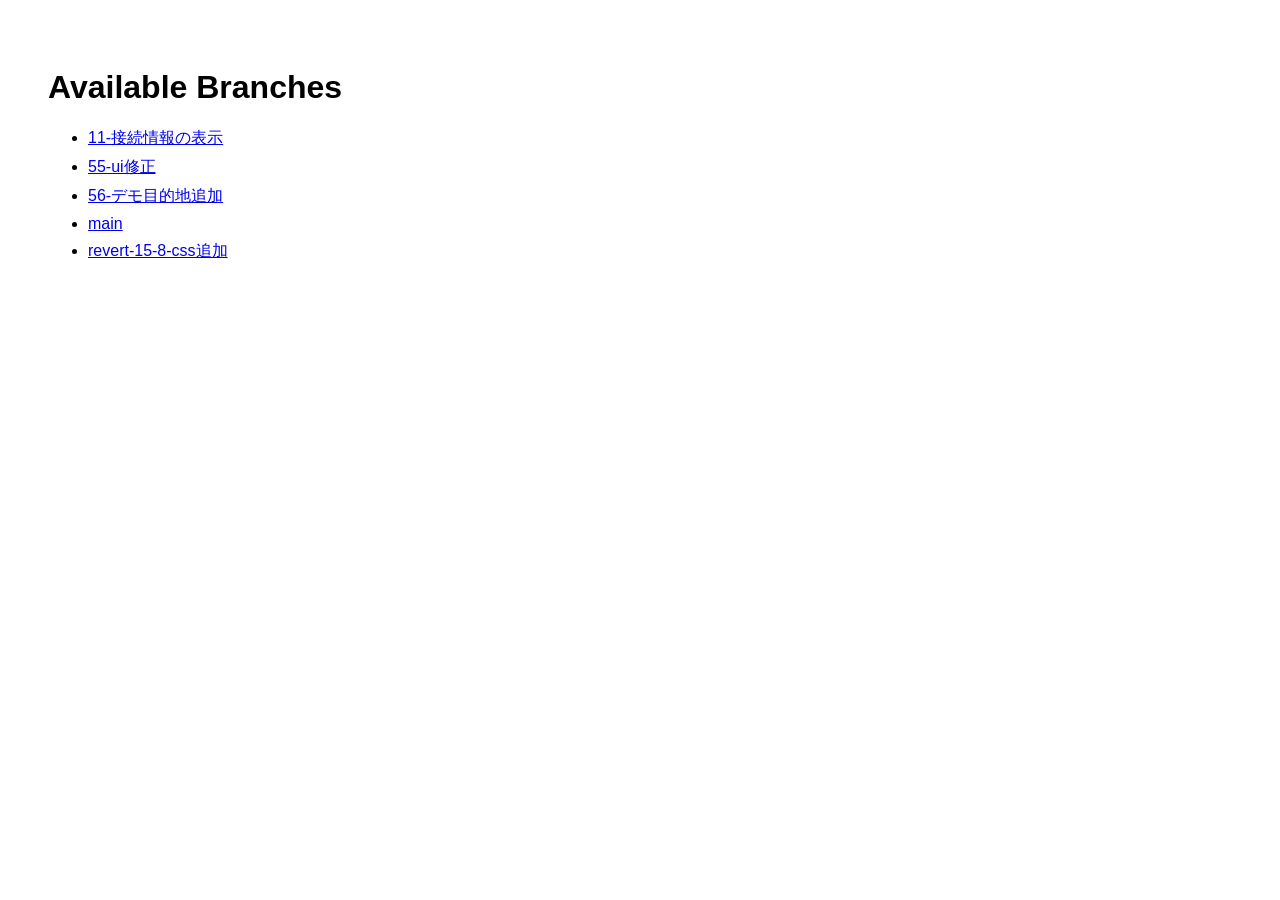
<file: index.html>
<!DOCTYPE html>
<html lang="ja">
<head>
  <meta charset="UTF-8">
  <title>Branches</title>
  <style>
    body {
      font-family: sans-serif;
      padding: 40px;
    }

    li {
      margin: 8px 0;
    }
  </style>
</head>
<body>
  <h1>Available Branches</h1>
  <ul>
<li><a href="./11-接続情報の表示/">11-接続情報の表示</a></li>
<li><a href="./55-ui修正/">55-ui修正</a></li>
<li><a href="./56-デモ目的地追加/">56-デモ目的地追加</a></li>
<li><a href="./main/">main</a></li>
<li><a href="./revert-15-8-css追加/">revert-15-8-css追加</a></li>
  </ul>
</body>
</html>
</file>
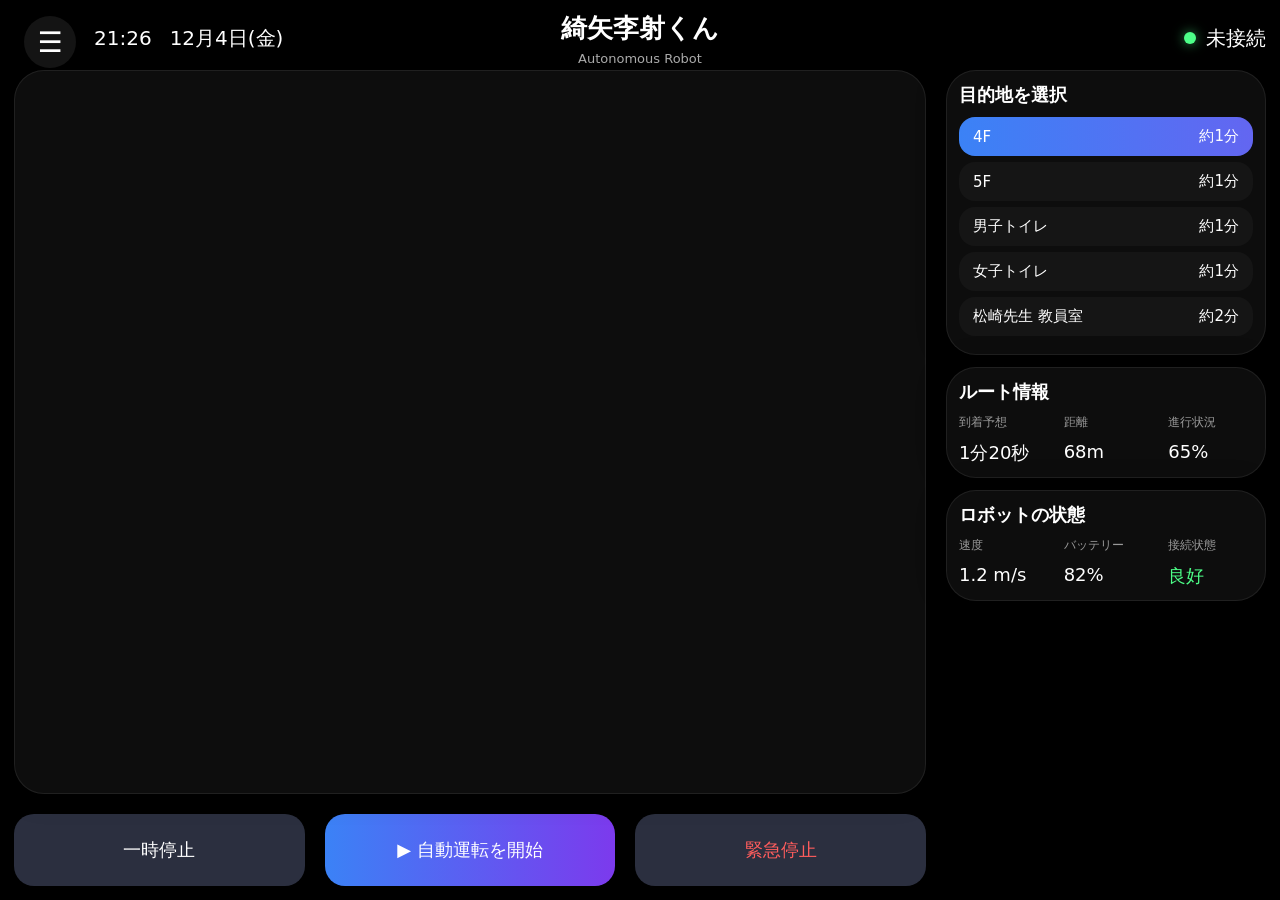
<file: 11-接続情報の表示/index.html>
<!DOCTYPE html>
<html lang="ja">

<head>
  <meta charset="UTF-8">
  <meta name="viewport" content="width=device-width, initial-scale=1.0, viewport-fit=cover">
  <meta name="theme-color" content="#07101f">

  <title>綺矢李射くん</title>

  <link rel="stylesheet" href="./style.css?v=20260619-4">
</head>

<body>

  <div class="app">

    <!-- ヘッダー -->
    <header class="header">

      <div class="time">
        <span id="current-time"></span>
        <span class="current-date" id="current-date"></span>
      </div>

      <div class="title-area">
        <h1>綺矢李射くん</h1>
        <p>Autonomous Robot</p>
      </div>

      <div class="status">
        <span class="online-dot"></span>
        <p id="connection-status">...</span>
      </div>

    </header>

    <!-- メニューボタン -->
    <button class="menu-btn" id="menu-btn" aria-label="メニューを開く" aria-expanded="false">
      ☰
    </button>

    <!-- 背景の暗くなる部分 -->
    <div class="menu-overlay" id="menu-overlay"></div>

    <!-- サイドメニュー -->
    <nav class="side-menu" id="side-menu">

      <h2>メニュー</h2>

      <div class="menu-item">⚙ 設定</div>
      <div class="menu-item">📍 目的地履歴</div>
      <div class="menu-item">🕒 走行履歴</div>

      <div class="theme-area">

        <p class="theme-title">画面テーマ</p>

        <button class="theme-toggle" id="theme-toggle">
          ☀ ホワイトモード
        </button>

      </div>
    </nav>

    <!-- メイン -->
    <main class="main">

      <!-- マップ -->
      <section class="map-panel glass">
        <canvas id="canvas"></canvas>
        <button class="map-location-btn" aria-label="現在地を表示">
          ◎
        </button>

      </section>

      <!-- PCでは右側、スマホでは下から出るボトムシート -->
      <aside class="side" id="bottom-sheet" aria-label="操作パネル">

        <!-- スマホだけ表示するドラッグ部分 -->
        <div class="sheet-drag-area" id="sheet-drag-area" aria-label="操作パネルを開閉">
          <span class="sheet-handle"></span>
        </div>

        <!-- スマホの閉じた状態で見える概要 -->
        <div class="sheet-summary">

          <div class="sheet-summary-text">
            <p class="sheet-eyebrow">選択中の目的地</p>
            <h2 id="selected-destination">4F</h2>
            <p>
              <span id="selected-time">約1分</span>
              <span>・68m</span>
            </p>
          </div>

          <button class="sheet-toggle" id="sheet-toggle" type="button" aria-expanded="false">
            詳細
          </button>

        </div>

        <div class="side-cards">

          <!-- 目的地 -->
          <div class="card glass destination-card">

            <h2>目的地を選択</h2>

            <div class="destination active">
              <span>4F</span>
              <span>約1分</span>
            </div>

            <div class="destination">
              <span>5F</span>
              <span>約1分</span>
            </div>

            <div class="destination">
              <span>男子トイレ</span>
              <span>約1分</span>
            </div>

            <div class="destination">
              <span>女子トイレ</span>
              <span>約1分</span>
            </div>

            <div class="destination">
              <span>松崎先生 教員室</span>
              <span>約2分</span>
            </div>

          </div>

          <!-- ルート情報 -->
          <div class="card glass">

            <h2>ルート情報</h2>

            <div class="info-grid">

              <div>
                <p class="label">到着予想</p>
                <p class="value">1分20秒</p>
              </div>

              <div>
                <p class="label">距離</p>
                <p class="value">68m</p>
              </div>

              <div>
                <p class="label">進行状況</p>
                <p class="value">65%</p>
              </div>

            </div>

          </div>

          <!-- ロボット状態 -->
          <div class="card glass">

            <h2>ロボットの状態</h2>

            <div class="info-grid">

              <div>
                <p class="label">速度</p>
                <p class="value">1.2 m/s</p>
              </div>

              <div>
                <p class="label">バッテリー</p>
                <p class="value">82%</p>
              </div>

              <div>
                <p class="label">接続状態</p>
                <p class="value green">良好</p>
              </div>

            </div>

          </div>

        </div>

        <!-- PCではマップ下、スマホではボトムシート下部 -->
        <div class="controls">

          <button class="control-btn stop">
            一時停止
          </button>

          <button class="control-btn start">
            ▶ 自動運転を開始
          </button>

          <button class="control-btn emergency" id="emergency-btn">
            緊急停止
          </button>

        </div>

      </aside>

    </main>

  </div>

  <!-- 緊急停止確認モーダル -->
  <div class="modal" id="emergency-modal">

    <div class="modal-box glass">

      <h2>緊急停止しますか？</h2>

      <p>ロボットをただちに停止します。</p>

      <div class="modal-buttons">

        <button class="modal-btn cancel" id="cancel-emergency">
          いいえ
        </button>

        <button class="modal-btn confirm" id="confirm-emergency">
          はい
        </button>

      </div>

    </div>

  </div>

  <script>
    function updateTime() {
      const now = new Date();

      const hours = String(now.getHours()).padStart(2, "0");
      const minutes = String(now.getMinutes()).padStart(2, "0");

      const month = now.getMonth() + 1;
      const date = now.getDate();

      const week = ["日", "月", "火", "水", "木", "金", "土"];
      const day = week[now.getDay()];

      document.getElementById("current-time").textContent = `${hours}:${minutes}`;
      document.getElementById("current-date").textContent = `${month}月${date}日(${day})`;
    }

    updateTime();
    setInterval(updateTime, 1000);

    // 緊急停止
    const emergencyBtn = document.getElementById("emergency-btn");
    const emergencyModal = document.getElementById("emergency-modal");
    const cancelEmergency = document.getElementById("cancel-emergency");
    const confirmEmergency = document.getElementById("confirm-emergency");

    emergencyBtn.addEventListener("click", function () {
      emergencyModal.classList.add("show");
    });

    cancelEmergency.addEventListener("click", function () {
      emergencyModal.classList.remove("show");
    });

    confirmEmergency.addEventListener("click", function () {
      emergencyModal.classList.remove("show");
    });

    // 目的地の色とスマホ概要の切り替え
    const destinations = document.querySelectorAll(".destination");
    const selectedDestination = document.getElementById("selected-destination");
    const selectedTime = document.getElementById("selected-time");

    destinations.forEach(destination => {
      destination.addEventListener("click", () => {
        destinations.forEach(item => item.classList.remove("active"));
        destination.classList.add("active");

        const destinationData = destination.querySelectorAll("span");
        selectedDestination.textContent = destinationData[0].textContent;
        selectedTime.textContent = destinationData[1].textContent;
      });
    });

    // サイドメニューの開閉
    const menuBtn = document.getElementById("menu-btn");
    const sideMenu = document.getElementById("side-menu");
    const menuOverlay = document.getElementById("menu-overlay");

    function closeMenu() {
      sideMenu.classList.remove("show");
      menuOverlay.classList.remove("show");
      menuBtn.setAttribute("aria-expanded", "false");
    }

    menuBtn.addEventListener("click", function () {
      const willOpen = !sideMenu.classList.contains("show");
      sideMenu.classList.toggle("show", willOpen);
      menuOverlay.classList.toggle("show", willOpen);
      menuBtn.setAttribute("aria-expanded", String(willOpen));
    });

    menuOverlay.addEventListener("click", closeMenu);

    // テーマ切り替え
    const themeToggle = document.getElementById("theme-toggle");

    themeToggle.addEventListener("click", function () {
      document.body.classList.toggle("light-mode");

      if (document.body.classList.contains("light-mode")) {
        themeToggle.textContent = "🌙 ダークモード";
      } else {
        themeToggle.textContent = "☀ ホワイトモード";
      }
    });

    // スマホ用ボトムシート
    const bottomSheet = document.getElementById("bottom-sheet");
    const sheetDragArea = document.getElementById("sheet-drag-area");
    const sheetSummary = document.querySelector(".sheet-summary");
    const sheetToggle = document.getElementById("sheet-toggle");
    const sheetSwipeAreas = [sheetDragArea, sheetSummary];
    const mobileMedia = window.matchMedia("(max-width: 900px)");

    let isDragging = false;
    let activeSwipeArea = null;
    let startY = 0;
    let startOffset = 0;
    let currentOffset = 0;

    function getClosedOffset() {
      const visibleHeight = 142;
      return Math.max(0, bottomSheet.offsetHeight - visibleHeight);
    }

    function setSheetExpanded(expanded) {
      bottomSheet.classList.toggle("is-expanded", expanded);
      bottomSheet.style.removeProperty("transform");
      bottomSheet.classList.remove("is-dragging");
      sheetToggle.textContent = expanded ? "閉じる" : "詳細";
      sheetToggle.setAttribute("aria-expanded", String(expanded));
      document.body.classList.toggle("sheet-expanded", expanded);
    }

    function resetSheetForViewport() {
      if (!mobileMedia.matches) {
        setSheetExpanded(false);
        bottomSheet.style.removeProperty("transform");
      }
    }

    sheetToggle.addEventListener("click", () => {
      setSheetExpanded(!bottomSheet.classList.contains("is-expanded"));
    });

    function startSheetDrag(event) {
      if (!mobileMedia.matches) return;

      // 「詳細」ボタンなどの操作を邪魔しない
      if (event.target.closest("button")) return;

      isDragging = true;
      activeSwipeArea = event.currentTarget;
      startY = event.clientY;
      startOffset = bottomSheet.classList.contains("is-expanded")
        ? 0
        : getClosedOffset();
      currentOffset = startOffset;

      bottomSheet.classList.add("is-dragging");
      activeSwipeArea.setPointerCapture(event.pointerId);
    }

    function moveSheetDrag(event) {
      if (!isDragging || !mobileMedia.matches) return;

      const maxOffset = getClosedOffset();
      const moved = event.clientY - startY;
      currentOffset = Math.min(maxOffset, Math.max(0, startOffset + moved));

      bottomSheet.style.transform = `translateY(${currentOffset}px)`;
    }

    function finishSheetDrag(event) {
      if (!isDragging) return;

      isDragging = false;
      const movedDistance = Math.abs(event.clientY - startY);
      const maxOffset = getClosedOffset();

      if (activeSwipeArea?.hasPointerCapture(event.pointerId)) {
        activeSwipeArea.releasePointerCapture(event.pointerId);
      }
      activeSwipeArea = null;

      if (movedDistance < 6) {
        setSheetExpanded(!bottomSheet.classList.contains("is-expanded"));
        return;
      }

      setSheetExpanded(currentOffset < maxOffset * 0.55);
    }

    // ハンドルだけでなく、閉じた状態で見えている概要部分全体からスワイプできる
    sheetSwipeAreas.forEach(area => {
      area.addEventListener("pointerdown", startSheetDrag);
      area.addEventListener("pointermove", moveSheetDrag);
      area.addEventListener("pointerup", finishSheetDrag);
      area.addEventListener("pointercancel", finishSheetDrag);
    });

    window.addEventListener("resize", resetSheetForViewport);
    resetSheetForViewport();
  </script>

    <script src="./scripts/roslib.js"> </script>
    <script src="./scripts/script.js"> </script>
    <script src="./scripts/map.js"> </script>
    
</body>

</html>
</file>
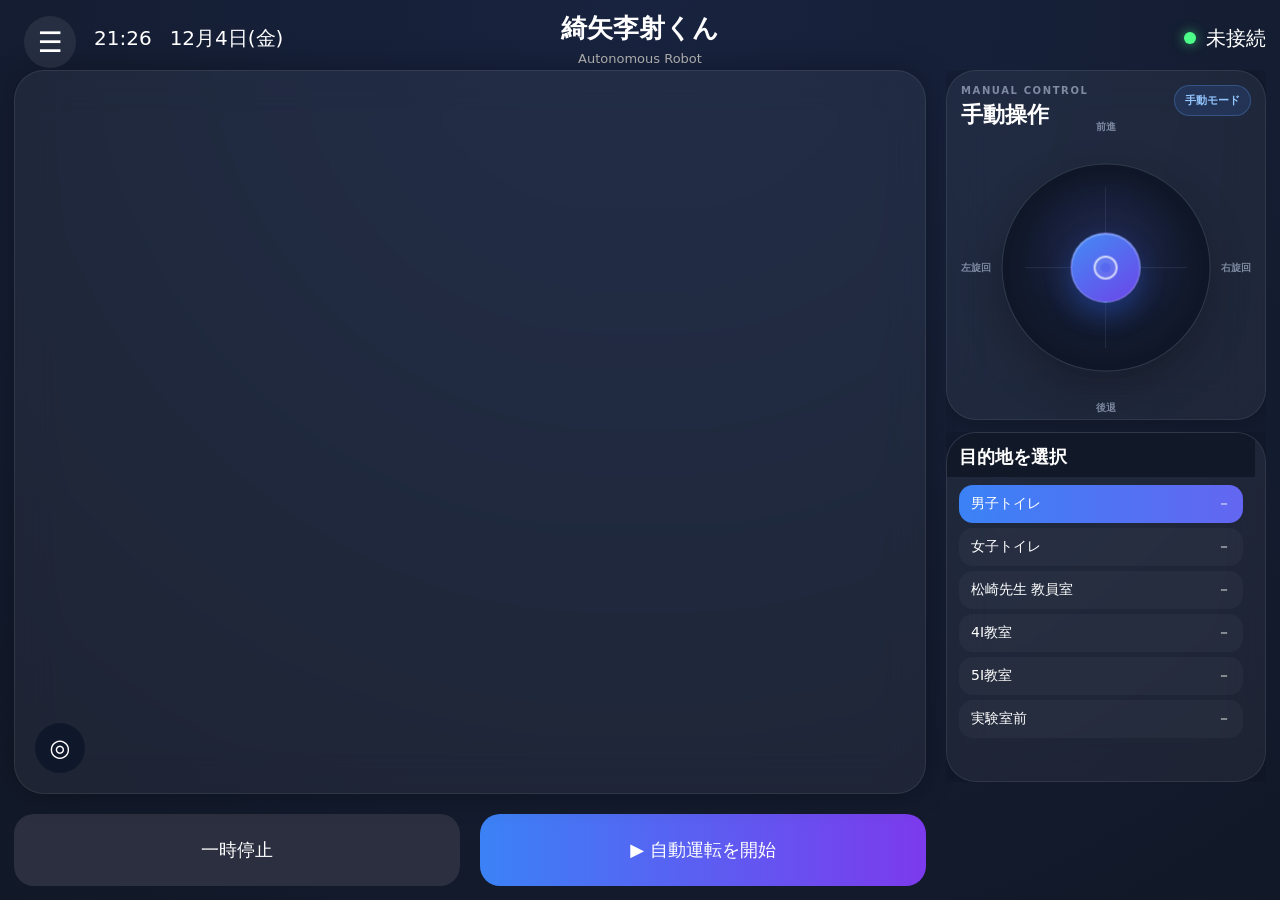
<file: 55-ui修正/index.html>
<!DOCTYPE html>
<html lang="ja">

<head>
  <meta charset="UTF-8">
  <meta name="viewport"
    content="width=device-width, initial-scale=1.0, maximum-scale=1.0, user-scalable=no, viewport-fit=cover">
  <meta name="theme-color" content="#07101f">

  <title>綺矢李射くん</title>

  <link rel="stylesheet" href="./style.css?v=20260723-cleanup">
</head>

<body>

  <div class="app">

    <!-- ヘッダー -->
    <header class="header">

      <div class="time">
        <span id="current-time"></span>
        <span class="current-date" id="current-date"></span>
      </div>

      <div class="title-area">
        <h1>綺矢李射くん</h1>
        <p>Autonomous Robot</p>
      </div>

      <div class="status">
        <span class="online-dot"></span>
        <p id="connection-status">...</p>
      </div>

    </header>

    <!-- メニューボタン -->
    <button class="menu-btn" id="menu-btn" aria-label="メニューを開く" aria-expanded="false">
      ☰
    </button>

    <!-- 背景の暗くなる部分 -->
    <div class="menu-overlay" id="menu-overlay"></div>

    <!-- サイドメニュー -->
    <nav class="side-menu" id="side-menu">

      <h2>メニュー</h2>

      <div class="menu-item">⚙  接続先の設定</div>
      <div class="menu-item">📍 目的地履歴</div>
      <div class="menu-item">🕒 走行履歴</div>

      <div class="theme-area">

        <p class="theme-title">画面テーマ</p>

        <button class="theme-toggle" id="theme-toggle">
          ☀ ホワイトモード
        </button>

      </div>
    </nav>

    <!-- メイン -->
    <main class="main">

      <!-- マップ -->
      <section class="map-panel glass">
        <canvas id="canvas"></canvas>
        <button class="map-location-btn" aria-label="現在地を表示">
          ◎
        </button>

      </section>

      <!-- PCでは右側、スマホでは下から出るボトムシート -->
      <aside class="side" id="bottom-sheet" aria-label="操作パネル">

        <!-- スマホだけ表示するドラッグ部分 -->
        <div class="sheet-drag-area" id="sheet-drag-area" aria-label="操作パネルを開閉">
          <span class="sheet-handle"></span>
        </div>

        <!-- スマホの閉じた状態で見える概要 -->
        <div class="sheet-summary">

          <div class="sheet-summary-text">
            <p class="sheet-eyebrow" id="sheet-eyebrow">選択中の目的地</p>
            <h2 id="selected-destination">読み込み中...</h2>
            <p>
              <span id="selected-time">--</span>
              <span>・68m</span>
            </p>
          </div>

          <button class="sheet-toggle" id="sheet-toggle" type="button" aria-expanded="false">
            詳細
          </button>

        </div>

        <div class="side-cards">

          <!-- 目的地 -->
          <div class="card glass destination-card">

            <h2>目的地を選択</h2>


            <!-- 目的地ボタンは goal.js が manifest.json から自動生成します -->
            <p id="destination-loading">目的地を読み込み中...</p>

          </div>

          <!-- ルート情報 -->
          <div class="card glass">

            <h2>ルート情報</h2>

            <div class="info-grid">

              <div>
                <p class="label">到着予想</p>
                <p class="value">1分20秒</p>
              </div>

              <div>
                <p class="label">距離</p>
                <p class="value">68m</p>
              </div>

              <div>
                <p class="label">進行状況</p>
                <p class="value">65%</p>
              </div>

            </div>

          </div>

          <!-- ロボット状態 -->
          <div class="card glass">

            <h2>ロボットの状態</h2>

            <div class="info-grid">

              <div>
                <p class="label">速度</p>
                <p class="value" id="robot-speed">－</p>
              </div>

              <div>
                <p class="label">バッテリー</p>
                <p class="value">82%</p>
              </div>

              <div>
                <p class="label">接続状態</p>
                <p class="value green">良好</p>
              </div>

            </div>

          </div>

        </div>

        <!-- 手動モード時に右側へ表示するジョイスティック -->
        <div class="manual-control-panel" id="manual-control-panel" aria-hidden="true">
          <div class="card glass manual-control-card">

            <div class="manual-control-header">
              <div>
                <p class="manual-control-eyebrow">MANUAL CONTROL</p>
                <h2>手動操作</h2>
              </div>

              <span class="manual-mode-badge">手動モード</span>
            </div>

            <div class="joystick-zone" id="joystick-zone" role="application" aria-label="ロボット手動操作ジョイスティック">
              <div class="joystick-label joystick-label-up">前進</div>
              <div class="joystick-label joystick-label-right">右旋回</div>
              <div class="joystick-label joystick-label-down">後退</div>
              <div class="joystick-label joystick-label-left">左旋回</div>

              <div class="joystick-base" id="joystick-base">
                <div class="joystick-stick" id="joystick-stick">
                  <span></span>
                </div>
              </div>
            </div>

          </div>
        </div>

        <!-- PCではマップ下、スマホではボトムシート下部 -->
        <div class="controls">

          <button class="control-btn stop" id="power-toggle-btn" type="button">
            一時停止
          </button>

          <button class="control-btn start" id="auto-toggle-btn" type="button">
            ▶ 自動運転を開始
          </button>

        </div>

      </aside>

    </main>

  </div>

  <script>
    function updateTime() {
      const now = new Date();

      const hours = String(now.getHours()).padStart(2, "0");
      const minutes = String(now.getMinutes()).padStart(2, "0");

      const month = now.getMonth() + 1;
      const date = now.getDate();

      const week = ["日", "月", "火", "水", "木", "金", "土"];
      const day = week[now.getDay()];

      document.getElementById("current-time").textContent = `${hours}:${minutes}`;
      document.getElementById("current-date").textContent = `${month}月${date}日(${day})`;
    }

    updateTime();
    setInterval(updateTime, 1000);

    // サイドメニューの開閉
    const menuBtn = document.getElementById("menu-btn");
    const sideMenu = document.getElementById("side-menu");
    const menuOverlay = document.getElementById("menu-overlay");

    function closeMenu() {
      sideMenu.classList.remove("show");
      menuOverlay.classList.remove("show");
      menuBtn.setAttribute("aria-expanded", "false");
    }

    menuBtn.addEventListener("click", function () {
      const willOpen = !sideMenu.classList.contains("show");
      sideMenu.classList.toggle("show", willOpen);
      menuOverlay.classList.toggle("show", willOpen);
      menuBtn.setAttribute("aria-expanded", String(willOpen));
    });

    menuOverlay.addEventListener("click", closeMenu);

    // テーマ切り替え
    const themeToggle = document.getElementById("theme-toggle");
    const rootElement = document.documentElement;
    const themeColorMeta = document.querySelector('meta[name="theme-color"]');

    themeToggle.addEventListener("click", function () {
      const isLightMode = !document.body.classList.contains("light-mode");

      // bodyだけでなくhtmlにも付けて、画面外や余白も確実に切り替える
      document.body.classList.toggle("light-mode", isLightMode);
      rootElement.classList.toggle("light-mode", isLightMode);

      themeToggle.textContent = isLightMode
        ? "🌙 ダークモード"
        : "☀ ホワイトモード";

      // スマホのブラウザ上部などの色もテーマに合わせる
      themeColorMeta?.setAttribute(
        "content",
        isLightMode ? "#f3f6fb" : "#07101f"
      );
    });

    // スマホ用ボトムシート
    const bottomSheet = document.getElementById("bottom-sheet");
    const sheetDragArea = document.getElementById("sheet-drag-area");
    const sheetSummary = document.querySelector(".sheet-summary");
    const sheetToggle = document.getElementById("sheet-toggle");
    const sheetSwipeAreas = [sheetDragArea, sheetSummary];
    const mobileMedia = window.matchMedia("(max-width: 900px)");

    let isDragging = false;
    let activeSwipeArea = null;
    let startY = 0;
    let startOffset = 0;
    let currentOffset = 0;

    function getClosedVisibleHeight() {
      const cssValue = getComputedStyle(bottomSheet)
        .getPropertyValue("--sheet-collapsed-height")
        .trim();

      const parsedValue = Number.parseFloat(cssValue);

      if (Number.isFinite(parsedValue) && parsedValue > 0) {
        return Math.min(bottomSheet.offsetHeight, parsedValue);
      }

      return Math.min(bottomSheet.offsetHeight, 142);
    }

    function getClosedOffset() {
      return Math.max(
        0,
        bottomSheet.offsetHeight - getClosedVisibleHeight()
      );
    }

    /*
     * ボトムシートが上がった分だけマップの中心も上へ移動させる。
     * シートで隠れていない領域の中央に、マップの中心が来るように
     * 表示中のシート高さの半分だけ上へ動かす。
     */
    function updateMapPositionForSheet(offset) {
      if (!mobileMedia.matches) {
        document.documentElement.style.removeProperty(
          "--mobile-sheet-visible-height"
        );
        document.documentElement.style.removeProperty(
          "--mobile-map-shift"
        );
        return;
      }

      const maxOffset = getClosedOffset();
      const safeOffset = Math.min(
        maxOffset,
        Math.max(0, Number(offset) || 0)
      );

      const visibleHeight = Math.max(
        0,
        bottomSheet.offsetHeight - safeOffset
      );

      const mapShift = visibleHeight / 2;

      document.documentElement.style.setProperty(
        "--mobile-sheet-visible-height",
        `${visibleHeight}px`
      );

      document.documentElement.style.setProperty(
        "--mobile-map-shift",
        `${mapShift}px`
      );
    }

    function syncSheetAndMap() {
      if (!mobileMedia.matches) {
        bottomSheet.style.removeProperty("transform");
        updateMapPositionForSheet(0);
        return;
      }

      const offset = bottomSheet.classList.contains("is-expanded")
        ? 0
        : getClosedOffset();

      updateMapPositionForSheet(offset);
    }

    function setSheetExpanded(expanded) {
      bottomSheet.classList.toggle("is-expanded", expanded);
      bottomSheet.style.removeProperty("transform");
      bottomSheet.classList.remove("is-dragging");
      document.body.classList.remove("sheet-dragging");

      sheetToggle.textContent = expanded ? "閉じる" : "詳細";
      sheetToggle.setAttribute("aria-expanded", String(expanded));
      document.body.classList.toggle("sheet-expanded", expanded);

      requestAnimationFrame(syncSheetAndMap);
    }

    function resetSheetForViewport() {
      if (!mobileMedia.matches) {
        setSheetExpanded(false);
        bottomSheet.style.removeProperty("transform");
        updateMapPositionForSheet(0);
        return;
      }

      requestAnimationFrame(syncSheetAndMap);
    }

    sheetToggle.addEventListener("click", () => {
      setSheetExpanded(!bottomSheet.classList.contains("is-expanded"));
    });

    function startSheetDrag(event) {
      if (!mobileMedia.matches) return;

      // 「詳細」ボタンなどの操作を邪魔しない
      if (event.target.closest("button")) return;

      isDragging = true;
      activeSwipeArea = event.currentTarget;
      startY = event.clientY;
      startOffset = bottomSheet.classList.contains("is-expanded")
        ? 0
        : getClosedOffset();
      currentOffset = startOffset;

      bottomSheet.classList.add("is-dragging");
      document.body.classList.add("sheet-dragging");
      activeSwipeArea.setPointerCapture(event.pointerId);

      updateMapPositionForSheet(currentOffset);
    }

    function moveSheetDrag(event) {
      if (!isDragging || !mobileMedia.matches) return;

      const maxOffset = getClosedOffset();
      const moved = event.clientY - startY;
      currentOffset = Math.min(
        maxOffset,
        Math.max(0, startOffset + moved)
      );

      bottomSheet.style.transform = `translateY(${currentOffset}px)`;
      updateMapPositionForSheet(currentOffset);
    }

    function finishSheetDrag(event) {
      if (!isDragging) return;

      isDragging = false;
      const movedDistance = Math.abs(event.clientY - startY);
      const maxOffset = getClosedOffset();

      if (activeSwipeArea?.hasPointerCapture(event.pointerId)) {
        activeSwipeArea.releasePointerCapture(event.pointerId);
      }
      activeSwipeArea = null;

      if (movedDistance < 6) {
        setSheetExpanded(!bottomSheet.classList.contains("is-expanded"));
        return;
      }

      setSheetExpanded(currentOffset < maxOffset * 0.55);
    }

    // ハンドルだけでなく、閉じた状態で見えている概要部分全体からスワイプできる
    sheetSwipeAreas.forEach(area => {
      area.addEventListener("pointerdown", startSheetDrag);
      area.addEventListener("pointermove", moveSheetDrag);
      area.addEventListener("pointerup", finishSheetDrag);
      area.addEventListener("pointercancel", finishSheetDrag);
    });

    window.addEventListener("resize", resetSheetForViewport);
    mobileMedia.addEventListener?.("change", resetSheetForViewport);

    /*
     * controller.js が manual-view / auto-view を切り替えたとき、
     * シートの高さとマップ位置を再計算する。
     */
    const bodyClassObserver = new MutationObserver(() => {
      requestAnimationFrame(syncSheetAndMap);
    });

    bodyClassObserver.observe(document.body, {
      attributes: true,
      attributeFilter: ["class"]
    });

    resetSheetForViewport();

    // iPhone・iPadでページ全体がピンチ拡大されるのを防止
    ["gesturestart", "gesturechange", "gestureend"].forEach(eventName => {
      document.addEventListener(
        eventName,
        event => {
          event.preventDefault();
        },
        { passive: false }
      );
    });

    // マップ以外での2本指操作を防止
    document.addEventListener(
      "touchmove",
      event => {
        const isCanvas =
          event.target instanceof Element &&
          event.target.closest("#canvas");

        if (event.touches.length >= 2 && !isCanvas) {
          event.preventDefault();
        }
      },
      { passive: false }
    );

  </script>

  <script src="./scripts/roslib.js"></script>
  <script src="./scripts/map.js?v=20260710-canvas-fix2"></script>
  <script src="./scripts/path.js"></script>
  <script src="./scripts/goal.js"></script>
  <script src="./scripts/pose.js"></script>
  <script src="./scripts/speed.js?v=20260717-1"></script>
  <script src="./scripts/controller.js?v=20260723-cleanup"></script>
  <script src="./scripts/manual-destination.js?v=20260717-1"></script>
  <script src="./scripts/script.js"></script>
</body>

</html>
</file>
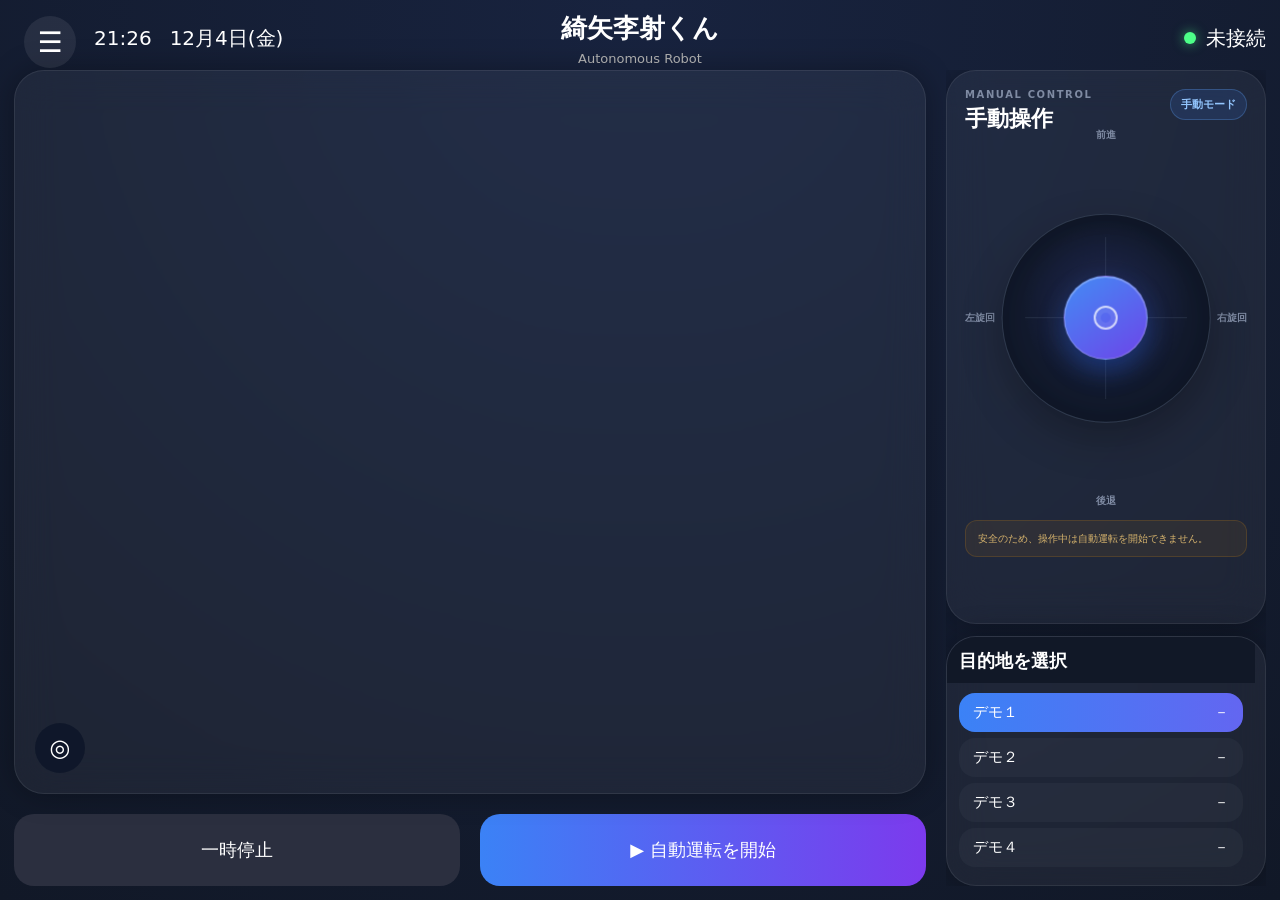
<file: 56-デモ目的地追加/index.html>
<!DOCTYPE html>
<html lang="ja">

<head>
  <meta charset="UTF-8">
  <meta name="viewport"
    content="width=device-width, initial-scale=1.0, maximum-scale=1.0, user-scalable=no, viewport-fit=cover">
  <meta name="theme-color" content="#07101f">

  <title>綺矢李射くん</title>

  <link rel="stylesheet" href="./style.css?v=20260710-mobile-sheet-map">
</head>

<body>

  <div class="app">

    <!-- ヘッダー -->
    <header class="header">

      <div class="time">
        <span id="current-time"></span>
        <span class="current-date" id="current-date"></span>
      </div>

      <div class="title-area">
        <h1>綺矢李射くん</h1>
        <p>Autonomous Robot</p>
      </div>

      <div class="status">
        <span class="online-dot"></span>
        <p id="connection-status">...</p>
      </div>

    </header>

    <!-- メニューボタン -->
    <button class="menu-btn" id="menu-btn" aria-label="メニューを開く" aria-expanded="false">
      ☰
    </button>

    <!-- 背景の暗くなる部分 -->
    <div class="menu-overlay" id="menu-overlay"></div>

    <!-- サイドメニュー -->
    <nav class="side-menu" id="side-menu">

      <h2>メニュー</h2>

      <div class="menu-item">⚙  接続先の設定</div>
      <div class="menu-item">📍 目的地履歴</div>
      <div class="menu-item">🕒 走行履歴</div>

      <div class="theme-area">

        <p class="theme-title">画面テーマ</p>

        <button class="theme-toggle" id="theme-toggle">
          ☀ ホワイトモード
        </button>

      </div>
    </nav>

    <!-- メイン -->
    <main class="main">

      <!-- マップ -->
      <section class="map-panel glass">
        <canvas id="canvas"></canvas>
        <button class="map-location-btn" aria-label="現在地を表示">
          ◎
        </button>

      </section>

      <!-- PCでは右側、スマホでは下から出るボトムシート -->
      <aside class="side" id="bottom-sheet" aria-label="操作パネル">

        <!-- スマホだけ表示するドラッグ部分 -->
        <div class="sheet-drag-area" id="sheet-drag-area" aria-label="操作パネルを開閉">
          <span class="sheet-handle"></span>
        </div>

        <!-- スマホの閉じた状態で見える概要 -->
        <div class="sheet-summary">

          <div class="sheet-summary-text">
            <p class="sheet-eyebrow" id="sheet-eyebrow">選択中の目的地</p>
            <h2 id="selected-destination">読み込み中...</h2>
            <p>
              <span id="selected-time">--</span>
              <span>・68m</span>
            </p>
          </div>

          <button class="sheet-toggle" id="sheet-toggle" type="button" aria-expanded="false">
            詳細
          </button>

        </div>

        <div class="side-cards">

          <!-- 目的地 -->
          <div class="card glass destination-card">

            <h2>目的地を選択</h2>


            <!-- 目的地ボタンは goal.js が manifest.json から自動生成します -->
            <p id="destination-loading">目的地を読み込み中...</p>

          </div>

          <!-- ルート情報 -->
          <div class="card glass">

            <h2>ルート情報</h2>

            <div class="info-grid">

              <div>
                <p class="label">到着予想</p>
                <p class="value">1分20秒</p>
              </div>

              <div>
                <p class="label">距離</p>
                <p class="value">68m</p>
              </div>

              <div>
                <p class="label">進行状況</p>
                <p class="value">65%</p>
              </div>

            </div>

          </div>

          <!-- ロボット状態 -->
          <div class="card glass">

            <h2>ロボットの状態</h2>

            <div class="info-grid">

              <div>
                <p class="label">速度</p>
                <p class="value" id="robot-speed">－</p>
              </div>

              <div>
                <p class="label">バッテリー</p>
                <p class="value">82%</p>
              </div>

              <div>
                <p class="label">接続状態</p>
                <p class="value green">良好</p>
              </div>

            </div>

          </div>

        </div>

        <!-- 手動モード時に右側へ表示するジョイスティック -->
        <div class="manual-control-panel" id="manual-control-panel" aria-hidden="true">
          <div class="card glass manual-control-card">

            <div class="manual-control-header">
              <div>
                <p class="manual-control-eyebrow">MANUAL CONTROL</p>
                <h2>手動操作</h2>
              </div>

              <span class="manual-mode-badge">手動モード</span>
            </div>

            <p class="manual-control-description">
              ジョイスティックを動かしてロボットを操作します。
              指やマウスを離すと自動的に停止します。
            </p>

            <div class="joystick-zone" id="joystick-zone" role="application" aria-label="ロボット手動操作ジョイスティック">
              <div class="joystick-label joystick-label-up">前進</div>
              <div class="joystick-label joystick-label-right">右旋回</div>
              <div class="joystick-label joystick-label-down">後退</div>
              <div class="joystick-label joystick-label-left">左旋回</div>

              <div class="joystick-base" id="joystick-base">
                <div class="joystick-stick" id="joystick-stick">
                  <span></span>
                </div>
              </div>
            </div>

            <div class="manual-axis-values">
              <div class="manual-axis-item">
                <div class="manual-axis-heading">
                  <span>前後</span>
                  <strong id="manual-forward-value">0.00</strong>
                </div>
                <div class="manual-axis-track">
                  <span id="manual-forward-bar"></span>
                </div>
              </div>

              <div class="manual-axis-item">
                <div class="manual-axis-heading">
                  <span>旋回</span>
                  <strong id="manual-turn-value">0.00</strong>
                </div>
                <div class="manual-axis-track">
                  <span id="manual-turn-bar"></span>
                </div>
              </div>
            </div>

            <p class="manual-control-note">
              安全のため、操作中は自動運転を開始できません。
            </p>

          </div>
        </div>

        <!-- PCではマップ下、スマホではボトムシート下部 -->
        <div class="controls">

          <button class="control-btn stop" id="power-toggle-btn" type="button">
            一時停止
          </button>

          <button class="control-btn start" id="auto-toggle-btn" type="button">
            ▶ 自動運転を開始
          </button>

        </div>

      </aside>

    </main>

  </div>

  <script>
    function updateTime() {
      const now = new Date();

      const hours = String(now.getHours()).padStart(2, "0");
      const minutes = String(now.getMinutes()).padStart(2, "0");

      const month = now.getMonth() + 1;
      const date = now.getDate();

      const week = ["日", "月", "火", "水", "木", "金", "土"];
      const day = week[now.getDay()];

      document.getElementById("current-time").textContent = `${hours}:${minutes}`;
      document.getElementById("current-date").textContent = `${month}月${date}日(${day})`;
    }

    updateTime();
    setInterval(updateTime, 1000);

    // サイドメニューの開閉
    const menuBtn = document.getElementById("menu-btn");
    const sideMenu = document.getElementById("side-menu");
    const menuOverlay = document.getElementById("menu-overlay");

    function closeMenu() {
      sideMenu.classList.remove("show");
      menuOverlay.classList.remove("show");
      menuBtn.setAttribute("aria-expanded", "false");
    }

    menuBtn.addEventListener("click", function () {
      const willOpen = !sideMenu.classList.contains("show");
      sideMenu.classList.toggle("show", willOpen);
      menuOverlay.classList.toggle("show", willOpen);
      menuBtn.setAttribute("aria-expanded", String(willOpen));
    });

    menuOverlay.addEventListener("click", closeMenu);

    // テーマ切り替え
    const themeToggle = document.getElementById("theme-toggle");
    const rootElement = document.documentElement;
    const themeColorMeta = document.querySelector('meta[name="theme-color"]');

    themeToggle.addEventListener("click", function () {
      const isLightMode = !document.body.classList.contains("light-mode");

      // bodyだけでなくhtmlにも付けて、画面外や余白も確実に切り替える
      document.body.classList.toggle("light-mode", isLightMode);
      rootElement.classList.toggle("light-mode", isLightMode);

      themeToggle.textContent = isLightMode
        ? "🌙 ダークモード"
        : "☀ ホワイトモード";

      // スマホのブラウザ上部などの色もテーマに合わせる
      themeColorMeta?.setAttribute(
        "content",
        isLightMode ? "#f3f6fb" : "#07101f"
      );
    });

    // スマホ用ボトムシート
    const bottomSheet = document.getElementById("bottom-sheet");
    const sheetDragArea = document.getElementById("sheet-drag-area");
    const sheetSummary = document.querySelector(".sheet-summary");
    const sheetToggle = document.getElementById("sheet-toggle");
    const sheetSwipeAreas = [sheetDragArea, sheetSummary];
    const mobileMedia = window.matchMedia("(max-width: 900px)");

    let isDragging = false;
    let activeSwipeArea = null;
    let startY = 0;
    let startOffset = 0;
    let currentOffset = 0;

    function getClosedVisibleHeight() {
      const cssValue = getComputedStyle(bottomSheet)
        .getPropertyValue("--sheet-collapsed-height")
        .trim();

      const parsedValue = Number.parseFloat(cssValue);

      if (Number.isFinite(parsedValue) && parsedValue > 0) {
        return Math.min(bottomSheet.offsetHeight, parsedValue);
      }

      return Math.min(bottomSheet.offsetHeight, 142);
    }

    function getClosedOffset() {
      return Math.max(
        0,
        bottomSheet.offsetHeight - getClosedVisibleHeight()
      );
    }

    /*
     * ボトムシートが上がった分だけマップの中心も上へ移動させる。
     * シートで隠れていない領域の中央に、マップの中心が来るように
     * 表示中のシート高さの半分だけ上へ動かす。
     */
    function updateMapPositionForSheet(offset) {
      if (!mobileMedia.matches) {
        document.documentElement.style.removeProperty(
          "--mobile-sheet-visible-height"
        );
        document.documentElement.style.removeProperty(
          "--mobile-map-shift"
        );
        return;
      }

      const maxOffset = getClosedOffset();
      const safeOffset = Math.min(
        maxOffset,
        Math.max(0, Number(offset) || 0)
      );

      const visibleHeight = Math.max(
        0,
        bottomSheet.offsetHeight - safeOffset
      );

      const mapShift = visibleHeight / 2;

      document.documentElement.style.setProperty(
        "--mobile-sheet-visible-height",
        `${visibleHeight}px`
      );

      document.documentElement.style.setProperty(
        "--mobile-map-shift",
        `${mapShift}px`
      );
    }

    function syncSheetAndMap() {
      if (!mobileMedia.matches) {
        bottomSheet.style.removeProperty("transform");
        updateMapPositionForSheet(0);
        return;
      }

      const offset = bottomSheet.classList.contains("is-expanded")
        ? 0
        : getClosedOffset();

      updateMapPositionForSheet(offset);
    }

    function setSheetExpanded(expanded) {
      bottomSheet.classList.toggle("is-expanded", expanded);
      bottomSheet.style.removeProperty("transform");
      bottomSheet.classList.remove("is-dragging");
      document.body.classList.remove("sheet-dragging");

      sheetToggle.textContent = expanded ? "閉じる" : "詳細";
      sheetToggle.setAttribute("aria-expanded", String(expanded));
      document.body.classList.toggle("sheet-expanded", expanded);

      requestAnimationFrame(syncSheetAndMap);
    }

    function resetSheetForViewport() {
      if (!mobileMedia.matches) {
        setSheetExpanded(false);
        bottomSheet.style.removeProperty("transform");
        updateMapPositionForSheet(0);
        return;
      }

      requestAnimationFrame(syncSheetAndMap);
    }

    sheetToggle.addEventListener("click", () => {
      setSheetExpanded(!bottomSheet.classList.contains("is-expanded"));
    });

    function startSheetDrag(event) {
      if (!mobileMedia.matches) return;

      // 「詳細」ボタンなどの操作を邪魔しない
      if (event.target.closest("button")) return;

      isDragging = true;
      activeSwipeArea = event.currentTarget;
      startY = event.clientY;
      startOffset = bottomSheet.classList.contains("is-expanded")
        ? 0
        : getClosedOffset();
      currentOffset = startOffset;

      bottomSheet.classList.add("is-dragging");
      document.body.classList.add("sheet-dragging");
      activeSwipeArea.setPointerCapture(event.pointerId);

      updateMapPositionForSheet(currentOffset);
    }

    function moveSheetDrag(event) {
      if (!isDragging || !mobileMedia.matches) return;

      const maxOffset = getClosedOffset();
      const moved = event.clientY - startY;
      currentOffset = Math.min(
        maxOffset,
        Math.max(0, startOffset + moved)
      );

      bottomSheet.style.transform = `translateY(${currentOffset}px)`;
      updateMapPositionForSheet(currentOffset);
    }

    function finishSheetDrag(event) {
      if (!isDragging) return;

      isDragging = false;
      const movedDistance = Math.abs(event.clientY - startY);
      const maxOffset = getClosedOffset();

      if (activeSwipeArea?.hasPointerCapture(event.pointerId)) {
        activeSwipeArea.releasePointerCapture(event.pointerId);
      }
      activeSwipeArea = null;

      if (movedDistance < 6) {
        setSheetExpanded(!bottomSheet.classList.contains("is-expanded"));
        return;
      }

      setSheetExpanded(currentOffset < maxOffset * 0.55);
    }

    // ハンドルだけでなく、閉じた状態で見えている概要部分全体からスワイプできる
    sheetSwipeAreas.forEach(area => {
      area.addEventListener("pointerdown", startSheetDrag);
      area.addEventListener("pointermove", moveSheetDrag);
      area.addEventListener("pointerup", finishSheetDrag);
      area.addEventListener("pointercancel", finishSheetDrag);
    });

    window.addEventListener("resize", resetSheetForViewport);
    mobileMedia.addEventListener?.("change", resetSheetForViewport);

    /*
     * controller.js が manual-view / auto-view を切り替えたとき、
     * シートの高さとマップ位置を再計算する。
     */
    const bodyClassObserver = new MutationObserver(() => {
      requestAnimationFrame(syncSheetAndMap);
    });

    bodyClassObserver.observe(document.body, {
      attributes: true,
      attributeFilter: ["class"]
    });

    resetSheetForViewport();

    // iPhone・iPadでページ全体がピンチ拡大されるのを防止
    ["gesturestart", "gesturechange", "gestureend"].forEach(eventName => {
      document.addEventListener(
        eventName,
        event => {
          event.preventDefault();
        },
        { passive: false }
      );
    });

    // マップ以外での2本指操作を防止
    document.addEventListener(
      "touchmove",
      event => {
        const isCanvas =
          event.target instanceof Element &&
          event.target.closest("#canvas");

        if (event.touches.length >= 2 && !isCanvas) {
          event.preventDefault();
        }
      },
      { passive: false }
    );

  </script>

  <script src="./scripts/roslib.js"></script>
  <script src="./scripts/map.js?v=20260710-canvas-fix2"></script>
  <script src="./scripts/path.js"></script>
  <script src="./scripts/goal.js"></script>
  <script src="./scripts/pose.js"></script>
  <script src="./scripts/speed.js?v=20260717-1"></script>
  <script src="./scripts/controller.js?v=20260710-circle-hit-mobile-layout"></script>
  <script src="./scripts/manual-destination.js?v=20260717-1"></script>
  <script src="./scripts/script.js"></script>
</body>

</html>
</file>
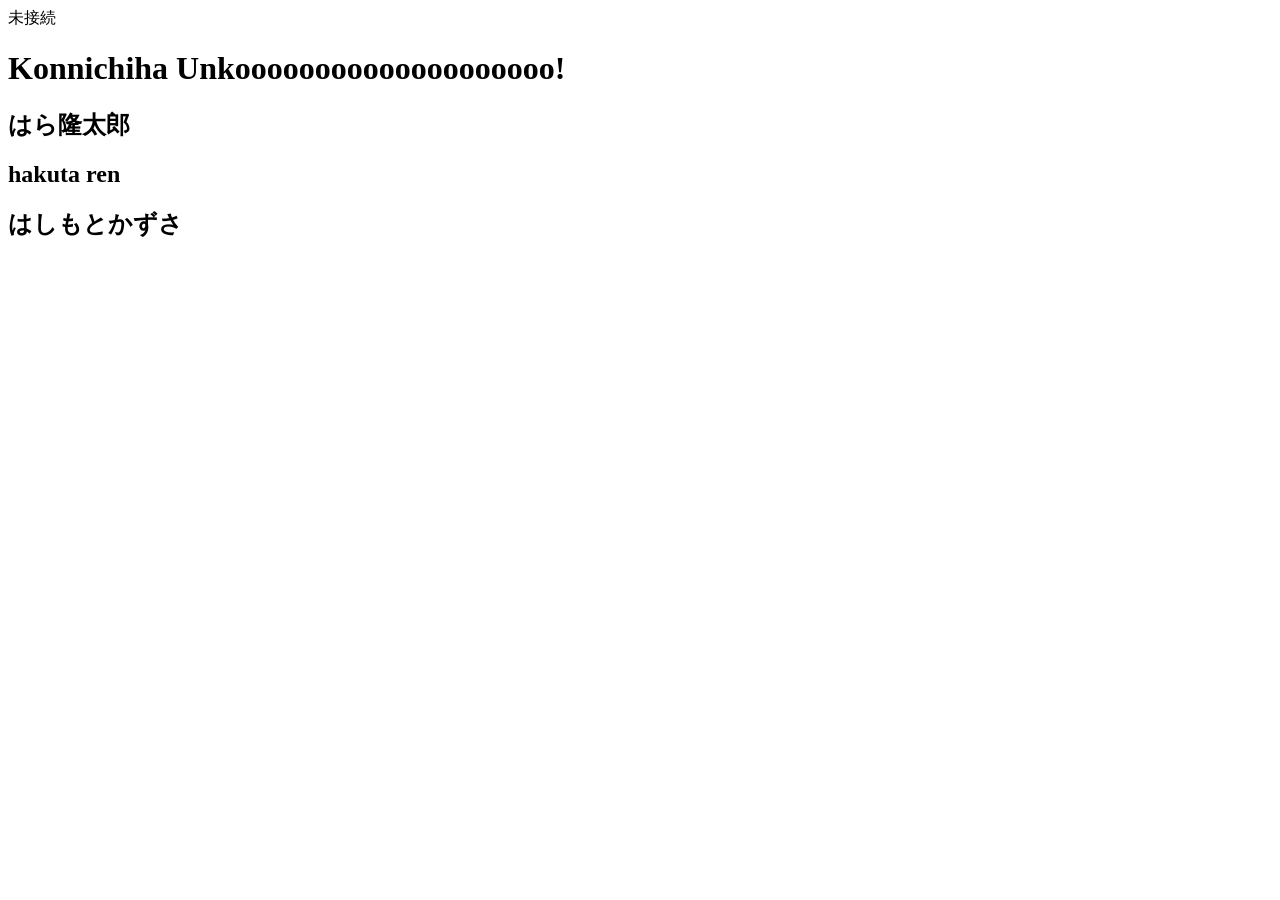
<file: revert-15-8-css追加/index.html>
<html>

<head>
    <title>綺矢李射くん</title>
    <meta charset="UTF-8">
</head>

<p id="connection-status">接続確認中...</p>
<h1>Konnichiha Unkoooooooooooooooooooo!</h1>
<h2>はら隆太郎</h2>
<h2>hakuta ren</h2>
<h2>はしもとかずさ</h2>

<script src="./roslib.js"> </script>
<script src="./script.js"> </script>

</html>
</file>
<file: 11-接続情報の表示/style.css>
html,
body {
  width: 100%;
  height: 100%;
}

* {
  margin: 0;
  padding: 0;
  box-sizing: border-box;
}

:root {
  color-scheme: dark;
}

button,
input,
select,
textarea {
  font: inherit;
}

body {
  min-height: 100vh;
  min-height: 100dvh;
  padding: 14px;
  overflow: hidden;

  background:
    radial-gradient(circle at top, #18233f, #050816);

  color: white;
  font-family: system-ui, -apple-system, BlinkMacSystemFont, "Segoe UI", sans-serif;
}

.app {
  width: 100%;
  max-width: 1400px;
  height: calc(100vh - 28px);
  height: calc(100dvh - 28px);
  margin: auto;

  display: flex;
  flex-direction: column;
  gap: 8px;
}

/* ガラス */
.glass {
  background: rgba(255, 255, 255, 0.05);
  backdrop-filter: blur(20px);
  -webkit-backdrop-filter: blur(20px);
  border: 1px solid rgba(255, 255, 255, 0.08);
  box-shadow: 0 0 30px rgba(0, 0, 0, 0.3);
  border-radius: 30px;
}

/* ヘッダー */
.header {
  position: relative;
  z-index: 20;

  display: flex;
  justify-content: space-between;
  align-items: center;
  min-height: 48px;
}

.time {
  display: flex;
  align-items: center;
  gap: 18px;
  margin-left: 80px;
  font-size: 20px;
}

.title-area {
  position: absolute;
  left: 50%;
  transform: translateX(-50%);
  text-align: center;
  white-space: nowrap;
}

.title-area h1 {
  font-size: 26px;
}

.title-area p {
  margin-top: 5px;
  color: #aaa;
  font-size: 13px;
}

.status {
  display: flex;
  align-items: center;
  gap: 10px;
  margin-left: auto;
  font-size: 20px;
}

.online-dot {
  width: 12px;
  height: 12px;
  flex: 0 0 auto;
  background: #4dff88;
  border-radius: 50%;
  box-shadow: 0 0 12px rgba(77, 255, 136, 0.6);
}

/* メイン：PC */
.main {
  flex: 1;
  min-height: 0;

  display: grid;
  grid-template-columns: minmax(0, 3fr) minmax(320px, 1fr);
  grid-template-rows: minmax(0, 1fr) 72px;
  grid-template-areas:
    "map side"
    "controls side";
  gap: 20px;
}

/* マップ */
.map-panel {
  grid-area: map;
  min-height: 0;
  padding: 14px;
  position: relative;
  overflow: hidden;
}

.map {
  width: 100%;
  height: 100%;

  display: flex;
  justify-content: center;
  align-items: center;

  color: #555;
  font-size: 36px;
}

.map-location-btn {
  display: none;
}

/* PCではaside自体を消して、中身をgridに直接参加させる */
.side {
  display: contents;
}

.sheet-drag-area,
.sheet-summary {
  display: none;
}

.side-cards {
  grid-area: side;
  min-height: 0;

  display: flex;
  flex-direction: column;
  gap: 12px;
}

.card {
  padding: 12px;
}

.card h2 {
  margin-bottom: 10px;
  font-size: 18px;
}

/* 目的地 */
.destination {
  display: flex;
  justify-content: space-between;
  align-items: center;

  padding: 10px 14px;
  margin-bottom: 6px;
  border-radius: 16px;

  background: rgba(255, 255, 255, 0.03);
  font-size: 15px;
  transition: 0.2s;
}

.destination:hover {
  background: rgba(255, 255, 255, 0.08);
  cursor: pointer;
}

.destination.active {
  background: linear-gradient(90deg, #3b82f6, #6366f1);
}

/* 情報 */
.info-grid {
  display: grid;
  grid-template-columns: repeat(3, minmax(0, 1fr));
  gap: 20px;
}

.label {
  margin-bottom: 10px;
  color: #999;
  font-size: 12px;
}

.value {
  font-size: 18px;
}

.green {
  color: #4dff88;
}

/* 操作ボタン */
.controls {
  grid-area: controls;
  display: flex;
  gap: 20px;
  height: 72px;
}

.control-btn {
  flex: 1;
  border: none;
  border-radius: 20px;
  color: white;
  font-size: 18px;
  transition: 0.2s;
}

.control-btn:hover {
  transform: translateY(-3px);
  cursor: pointer;
}

.stop {
  background: #2b2f3f;
}

.start {
  background: linear-gradient(90deg, #3b82f6, #7c3aed);
}

.emergency {
  background: #2b2f3f;
  color: #ff5d5d;
}

/* モーダル */
.modal {
  position: fixed;
  inset: 0;
  z-index: 1200;

  display: none;
  justify-content: center;
  align-items: center;

  padding: 20px;
  background: rgba(0, 0, 0, 0.55);
}

.modal.show {
  display: flex;
}

.modal-box {
  width: min(360px, 100%);
  padding: 28px;
  text-align: center;
  animation: pop 0.2s ease;
}

.modal-box h2 {
  margin-bottom: 12px;
  font-size: 24px;
}

.modal-box p {
  margin-bottom: 24px;
  color: #aaa;
}

.modal-buttons {
  display: flex;
  gap: 14px;
}

.modal-btn {
  flex: 1;
  height: 48px;
  border: none;
  border-radius: 16px;
  color: white;
  font-size: 18px;
  cursor: pointer;
}

.cancel {
  background: #2b2f3f;
}

.confirm {
  background: #ff4d4d;
}

@keyframes pop {
  from {
    transform: scale(0.9);
    opacity: 0;
  }

  to {
    transform: scale(1);
    opacity: 1;
  }
}

/* 左メニュー */
.menu-btn {
  position: fixed;
  top: 16px;
  left: 24px;
  z-index: 1002;

  width: 52px;
  height: 52px;
  border: none;
  border-radius: 50%;

  background: rgba(255, 255, 255, 0.08);
  color: white;
  font-size: 28px;
  cursor: pointer;
}

.side-menu {
  position: fixed;
  top: 0;
  left: -320px;
  z-index: 1000;

  width: 300px;
  height: 100vh;
  height: 100dvh;
  padding: 90px 24px 24px;

  background: rgba(10, 14, 28, 0.96);
  backdrop-filter: blur(20px);
  -webkit-backdrop-filter: blur(20px);
  border-right: 1px solid rgba(255, 255, 255, 0.1);
  transition: 0.3s ease;
}

.side-menu.show {
  left: 0;
}

.side-menu h2 {
  margin-bottom: 24px;
  font-size: 26px;
}

.menu-item {
  padding: 16px 14px;
  margin-bottom: 10px;
  border-radius: 16px;
  background: rgba(255, 255, 255, 0.04);
  font-size: 18px;
  cursor: pointer;
}

.menu-item:hover {
  background: rgba(255, 255, 255, 0.1);
}

.menu-overlay {
  position: fixed;
  inset: 0;
  z-index: 999;
  display: none;
  background: rgba(0, 0, 0, 0.45);
}

.menu-overlay.show {
  display: block;
}

.theme-area {
  position: absolute;
  left: 24px;
  right: 24px;
  bottom: 24px;
  bottom: max(24px, env(safe-area-inset-bottom));
}

.theme-title {
  margin-bottom: 10px;
  color: #aaa;
  font-size: 14px;
}

.theme-toggle {
  width: 100%;
  height: 52px;
  border: none;
  border-radius: 18px;
  background: linear-gradient(90deg, #3b82f6, #7c3aed);
  color: white;
  font-size: 16px;
  cursor: pointer;
}

/* ライトモード */
body.light-mode {
  color: #111827;
  background: #f3f6fb;
}

body.light-mode .glass,
body.light-mode .card,
body.light-mode .map-panel,
body.light-mode .side-menu,
body.light-mode .control-btn {
  background: white;
  border-color: #e5e7eb;
  box-shadow: 0 0 20px rgba(0, 0, 0, 0.08);
}

body.light-mode .destination {
  background: rgba(0, 0, 0, 0.04);
}

body.light-mode .destination.active {
  background: linear-gradient(90deg, #3b82f6, #6366f1);
  color: white;
}

body.light-mode .menu-item {
  background: #f1f5f9;
  color: #111827;
}

body.light-mode .menu-item:hover {
  background: #dbeafe;
}

body.light-mode .start {
  background: linear-gradient(90deg, #3b82f6, #7c3aed);
  color: white;
}

body.light-mode .stop {
  background: white;
  color: #111827;
}

body.light-mode .emergency {
  color: #ef4444;
}

body.light-mode .label,
body.light-mode .title-area p,
body.light-mode .theme-title,
body.light-mode .sheet-eyebrow,
body.light-mode .sheet-summary-text>p:last-child {
  color: #666;
}

body.light-mode .map {
  color: #999;
}

body.light-mode .menu-btn,
body.light-mode .map-location-btn {
  color: #111827;
  background: white;
  box-shadow: 0 2px 10px rgba(0, 0, 0, 0.12);
}

/* スマホ：マップ全面 + 下から出る操作パネル */
@media screen and (max-width: 900px) {
  body {
    padding: 0;
    background: #07101f;
  }

  .app {
    width: 100%;
    max-width: none;
    height: 100vh;
    height: 100dvh;
    gap: 0;
  }

  .header {
    position: fixed;
    top: 0;
    left: 0;
    right: 0;
    z-index: 30;

    min-height: 72px;
    padding:
      max(10px, env(safe-area-inset-top)) 16px 10px;

    background: linear-gradient(to bottom, rgba(5, 8, 22, 0.86), rgba(5, 8, 22, 0));
    pointer-events: none;
  }

  .time {
    display: none;
  }

  .current-date {
    display: none;
  }

  .title-area {
    top: max(12px, env(safe-area-inset-top));
  }

  .title-area h1 {
    font-size: 18px;
  }

  .title-area p {
    display: none;
  }

  .status {
    gap: 6px;
    font-size: 12px;
  }

  .online-dot {
    width: 9px;
    height: 9px;
  }

  .menu-btn {
    top: max(10px, env(safe-area-inset-top));
    left: 12px;
    width: 42px;
    height: 42px;
    font-size: 22px;
    background: rgba(7, 16, 31, 0.72);
    backdrop-filter: blur(14px);
    -webkit-backdrop-filter: blur(14px);
  }

  .main {
    position: fixed;
    inset: 0;
    display: block;
  }

  .map-panel {
    position: absolute;
    inset: 0;
    width: 100%;
    height: 100%;
    padding: 0;
    border: 0;
    border-radius: 0;
    box-shadow: none;
    background: rgba(255, 255, 255, 0.03);
  }

  .map {
    font-size: 30px;
  }

  .map-location-btn {
    position: fixed;
    right: 16px;
    bottom: calc(158px + env(safe-area-inset-bottom));
    z-index: 25;

    display: grid;
    place-items: center;
    width: 48px;
    height: 48px;

    border: 1px solid rgba(255, 255, 255, 0.12);
    border-radius: 50%;
    background: rgba(15, 23, 42, 0.9);
    color: white;
    box-shadow: 0 8px 24px rgba(0, 0, 0, 0.32);
    font-size: 24px;
    transition: opacity 0.2s, transform 0.2s;
  }

  body.sheet-expanded .map-location-btn {
    opacity: 0;
    pointer-events: none;
    transform: translateY(12px);
  }

  .side {
    position: fixed;
    left: 0;
    right: 0;
    bottom: 0;
    z-index: 40;

    display: flex;
    flex-direction: column;
    width: 100%;
    height: min(78vh, 680px);
    height: min(78dvh, 680px);
    padding-bottom: env(safe-area-inset-bottom);
    overflow: hidden;

    border: 1px solid rgba(255, 255, 255, 0.1);
    border-bottom: 0;
    border-radius: 28px 28px 0 0;
    background: rgba(11, 18, 35, 0.96);
    backdrop-filter: blur(24px);
    -webkit-backdrop-filter: blur(24px);
    box-shadow: 0 -14px 40px rgba(0, 0, 0, 0.38);

    transform: translateY(calc(100% - 142px));
    transition: transform 0.32s cubic-bezier(0.22, 1, 0.36, 1);
    will-change: transform;
  }

  .side.is-expanded {
    transform: translateY(0);
  }

  .side.is-dragging {
    transition: none;
  }

  .sheet-drag-area {
    display: flex;
    justify-content: center;
    align-items: center;
    flex: 0 0 28px;
    cursor: grab;
    touch-action: none;
    user-select: none;
    -webkit-user-select: none;
  }

  .sheet-drag-area:active {
    cursor: grabbing;
  }

  .sheet-handle {
    width: 44px;
    height: 5px;
    border-radius: 999px;
    background: rgba(255, 255, 255, 0.32);
  }

  .sheet-summary {
    display: flex;
    justify-content: space-between;
    align-items: center;
    flex: 0 0 114px;
    padding: 6px 16px 16px;

    /* 概要欄全体をスワイプの当たり判定にする */
    cursor: grab;
    touch-action: none;
    user-select: none;
    -webkit-user-select: none;
  }

  .sheet-summary:active {
    cursor: grabbing;
  }

  .sheet-summary-text {
    min-width: 0;
  }

  .sheet-eyebrow {
    margin-bottom: 3px;
    color: #93a0b8;
    font-size: 11px;
  }

  .sheet-summary h2 {
    max-width: calc(100vw - 120px);
    overflow: hidden;
    text-overflow: ellipsis;
    white-space: nowrap;
    font-size: 22px;
  }

  .sheet-summary-text>p:last-child {
    margin-top: 3px;
    color: #b4bdd0;
    font-size: 13px;
  }

  .sheet-toggle {
    flex: 0 0 auto;
    min-width: 62px;
    height: 40px;
    padding: 0 14px;
    border: 0;
    border-radius: 14px;
    background: linear-gradient(90deg, #3b82f6, #7c3aed);
    color: white;
    font-size: 13px;
    font-weight: 700;
  }

  .side-cards {
    display: flex;
    flex-direction: column;
    flex: 1 1 auto;
    min-height: 0;
    gap: 10px;
    padding: 0 14px 10px;
    overflow-y: auto;
    overscroll-behavior: contain;
    -webkit-overflow-scrolling: touch;
  }

  .card {
    flex: 0 0 auto;
    padding: 14px;
    border-radius: 20px;
  }

  .card h2 {
    font-size: 16px;
  }

  .destination {
    min-height: 48px;
    margin-bottom: 7px;
    font-size: 14px;
  }

  .info-grid {
    grid-template-columns: repeat(3, minmax(0, 1fr));
    gap: 10px;
  }

  .label {
    margin-bottom: 5px;
    font-size: 10px;
  }

  .value {
    font-size: 15px;
    white-space: nowrap;
  }

  .controls {
    display: grid;
    grid-template-columns: 0.85fr 1.5fr 0.85fr;
    flex: 0 0 auto;
    gap: 8px;
    width: 100%;
    height: auto;
    padding: 10px 14px 14px;
    background: linear-gradient(to top, rgba(11, 18, 35, 1) 75%, rgba(11, 18, 35, 0));
  }

  .control-btn {
    min-width: 0;
    height: 50px;
    border-radius: 16px;
    font-size: 12px;
    font-weight: 700;
  }

  .control-btn:hover {
    transform: none;
  }

  .side-menu {
    width: min(84vw, 320px);
    left: min(-88vw, -340px);
    padding-top: max(78px, calc(env(safe-area-inset-top) + 70px));
  }

  .modal-box {
    border-radius: 24px;
  }

  body.light-mode .header {
    background: linear-gradient(to bottom, rgba(243, 246, 251, 0.92), rgba(243, 246, 251, 0));
  }

  body.light-mode .side {
    color: #111827;
    background: rgba(255, 255, 255, 0.97);
    border-color: rgba(15, 23, 42, 0.08);
    box-shadow: 0 -14px 40px rgba(15, 23, 42, 0.16);
  }

  body.light-mode .sheet-handle {
    background: rgba(15, 23, 42, 0.22);
  }

  body.light-mode .controls {
    background: linear-gradient(to top, rgba(255, 255, 255, 1) 75%, rgba(255, 255, 255, 0));
  }
}


@media screen and (max-width: 390px) {
  .status-text {
    display: none;
  }

  .title-area h1 {
    font-size: 16px;
  }

  .controls {
    grid-template-columns: 0.75fr 1.5fr 0.75fr;
  }

  .control-btn {
    font-size: 11px;
  }
}
</file>
<file: 55-ui修正/style.css>
html,
body {
  width: 100%;
  height: 100%;
}

* {
  margin: 0;
  padding: 0;
  box-sizing: border-box;
}

:root {
  color-scheme: dark;
  background-color: #050816;
  --mobile-sheet-visible-height: 142px;
  --mobile-map-shift: 71px;
}

:root.light-mode {
  color-scheme: light;
  background-color: #f3f6fb;
}

button,
input,
select,
textarea {
  font: inherit;
}

body {
  min-height: 100vh;
  min-height: 100dvh;
  padding: 14px;
  overflow: hidden;

  background:
    radial-gradient(circle at top, #18233f, #111827);

  color: white;
  font-family: system-ui, -apple-system, BlinkMacSystemFont, "Segoe UI", sans-serif;
}

.app {
  width: 100%;
  max-width: 1400px;
  height: calc(100vh - 28px);
  height: calc(100dvh - 28px);
  margin: auto;

  display: flex;
  flex-direction: column;
  gap: 8px;
}

/* ガラス */
.glass {
  background: rgba(255, 255, 255, 0.05);
  backdrop-filter: blur(20px);
  -webkit-backdrop-filter: blur(20px);
  border: 1px solid rgba(255, 255, 255, 0.08);
  box-shadow: 0 0 30px rgba(0, 0, 0, 0.3);
  border-radius: 30px;
}

/* ヘッダー */
.header {
  position: relative;
  z-index: 20;

  display: flex;
  justify-content: space-between;
  align-items: center;
  min-height: 48px;
}

.time {
  display: flex;
  align-items: center;
  gap: 18px;
  margin-left: 80px;
  font-size: 20px;
}

.title-area {
  position: absolute;
  left: 50%;
  transform: translateX(-50%);
  text-align: center;
  white-space: nowrap;
}

.title-area h1 {
  font-size: 26px;
}

.title-area p {
  margin-top: 5px;
  color: #aaa;
  font-size: 13px;
}

.status {
  display: flex;
  align-items: center;
  gap: 10px;
  margin-left: auto;
  font-size: 20px;
}

.online-dot {
  width: 12px;
  height: 12px;
  flex: 0 0 auto;
  background: #4dff88;
  border-radius: 50%;
  box-shadow: 0 0 12px rgba(77, 255, 136, 0.6);
}

/* メイン：PC */
.main {
  flex: 1;
  min-height: 0;

  display: grid;
  grid-template-columns: minmax(0, 3fr) minmax(320px, 1fr);
  grid-template-rows: minmax(0, 1fr) 72px;
  grid-template-areas:
    "map side"
    "controls side";
  gap: 20px;
}

/* マップ */
.map-panel {
  grid-area: map;
  min-height: 0;
  padding: 14px;
  position: relative;
  overflow: hidden;
}

.map {
  width: 100%;
  height: 100%;

  display: flex;
  justify-content: center;
  align-items: center;

  color: #555;
  font-size: 36px;
}

.map-location-btn {
  position: absolute;
  left: 20px;
  bottom: 20px;

  display: grid;
  place-items: center;

  width: 50px;
  height: 50px;

  border: none;
  border-radius: 50%;

  background: rgba(15, 23, 42, 0.9);
  color: white;

  font-size: 24px;

  cursor: pointer;

  z-index: 100;
}

/* PCではaside自体を消して、中身をgridに直接参加させる */
.side {
  display: contents;
}

.sheet-drag-area,
.sheet-summary {
  display: none;
}

.side-cards {
  grid-area: side;
  min-height: 0;

  display: flex;
  flex-direction: column;
  gap: 12px;
}

.card {
  padding: 12px;
}

.card h2 {
  margin-bottom: 10px;
  font-size: 18px;
}

/* 目的地 */
.destination {
  display: flex;
  justify-content: space-between;
  align-items: center;

  padding: 10px 14px;
  margin-bottom: 6px;
  border-radius: 16px;

  background: rgba(255, 255, 255, 0.03);
  font-size: 15px;
  transition: 0.2s;
}

.destination:hover {
  background: rgba(255, 255, 255, 0.08);
  cursor: pointer;
}

.destination.active {
  background: linear-gradient(90deg, #3b82f6, #6366f1);
}

/* 情報 */
.info-grid {
  display: grid;
  grid-template-columns: repeat(3, minmax(0, 1fr));
  gap: 20px;
}

.label {
  margin-bottom: 10px;
  color: #999;
  font-size: 12px;
}

.value {
  font-size: 18px;
}

.green {
  color: #4dff88;
}

/* 操作ボタン */
.controls {
  grid-area: controls;
  display: flex;
  gap: 20px;
  height: 72px;
}

.control-btn {
  flex: 1;
  border: none;
  border-radius: 20px;
  color: white;
  font-size: 18px;
  transition: 0.2s;
}

.control-btn:hover {
  transform: translateY(-3px);
  cursor: pointer;
}

.stop {
  background: #2b2f3f;
}

.start {
  background: linear-gradient(90deg, #3b82f6, #7c3aed);
}

.emergency {
  background: #2b2f3f;
  color: #ff5d5d;
}

/* モーダル */
.modal {
  position: fixed;
  inset: 0;
  z-index: 1200;

  display: none;
  justify-content: center;
  align-items: center;

  padding: 20px;
  background: rgba(0, 0, 0, 0.55);
}

.modal.show {
  display: flex;
}

.modal-box {
  width: min(360px, 100%);
  padding: 28px;
  text-align: center;
  animation: pop 0.2s ease;
}

.modal-box h2 {
  margin-bottom: 12px;
  font-size: 24px;
}

.modal-box p {
  margin-bottom: 24px;
  color: #aaa;
}

.modal-buttons {
  display: flex;
  gap: 14px;
}

.modal-btn {
  flex: 1;
  height: 48px;
  border: none;
  border-radius: 16px;
  color: white;
  font-size: 18px;
  cursor: pointer;
}

.cancel {
  background: #2b2f3f;
}

.confirm {
  background: #ff4d4d;
}

@keyframes pop {
  from {
    transform: scale(0.9);
    opacity: 0;
  }

  to {
    transform: scale(1);
    opacity: 1;
  }
}

/* 左メニュー */
.menu-btn {
  position: fixed;
  top: 16px;
  left: 24px;
  z-index: 1002;

  width: 52px;
  height: 52px;
  border: none;
  border-radius: 50%;

  background: rgba(255, 255, 255, 0.08);
  color: white;
  font-size: 28px;
  cursor: pointer;
}

.side-menu {
  position: fixed;
  top: 0;
  left: -320px;
  z-index: 1000;

  width: 300px;
  height: 100vh;
  height: 100dvh;
  padding: 90px 24px 24px;

  background: rgba(10, 14, 28, 0.96);
  backdrop-filter: blur(20px);
  -webkit-backdrop-filter: blur(20px);
  border-right: 1px solid rgba(255, 255, 255, 0.1);
  transition: 0.3s ease;
}

.side-menu.show {
  left: 0;
}

.side-menu h2 {
  margin-bottom: 24px;
  font-size: 26px;
}

.menu-item {
  padding: 16px 14px;
  margin-bottom: 10px;
  border-radius: 16px;
  background: rgba(255, 255, 255, 0.04);
  font-size: 18px;
  cursor: pointer;
}

.menu-item:hover {
  background: rgba(255, 255, 255, 0.1);
}

.menu-overlay {
  position: fixed;
  inset: 0;
  z-index: 999;
  display: none;
  background: rgba(0, 0, 0, 0.45);
}

.menu-overlay.show {
  display: block;
}

.theme-area {
  position: absolute;
  left: 24px;
  right: 24px;
  bottom: 24px;
  bottom: max(24px, env(safe-area-inset-bottom));
}

.theme-title {
  margin-bottom: 10px;
  color: #aaa;
  font-size: 14px;
}

.theme-toggle {
  width: 100%;
  height: 52px;
  border: none;
  border-radius: 18px;
  background: linear-gradient(90deg, #3b82f6, #7c3aed);
  color: white;
  font-size: 16px;
  cursor: pointer;
}

/* ライトモード */
body.light-mode {
  color: #111827;
  background: #f3f6fb;
}

body.light-mode .glass,
body.light-mode .card,
body.light-mode .map-panel,
body.light-mode .side-menu,
body.light-mode .control-btn {
  background: white;
  border-color: #e5e7eb;
  box-shadow: 0 0 20px rgba(0, 0, 0, 0.08);
}

body.light-mode .destination {
  background: rgba(0, 0, 0, 0.04);
}

body.light-mode .destination.active {
  background: linear-gradient(90deg, #3b82f6, #6366f1);
  color: white;
}

body.light-mode .menu-item {
  background: #f1f5f9;
  color: #111827;
}

body.light-mode .menu-item:hover {
  background: #dbeafe;
}

body.light-mode .start {
  background: linear-gradient(90deg, #3b82f6, #7c3aed);
  color: white;
}

body.light-mode .stop {
  background: white;
  color: #111827;
}

body.light-mode .emergency {
  color: #ef4444;
}

body.light-mode .label,
body.light-mode .title-area p,
body.light-mode .theme-title,
body.light-mode .sheet-eyebrow,
body.light-mode .sheet-summary-text>p:last-child {
  color: #666;
}

body.light-mode .map {
  color: #999;
}

body.light-mode .menu-btn,
body.light-mode .map-location-btn {
  color: #111827;
  background: white;
  box-shadow: 0 2px 10px rgba(0, 0, 0, 0.12);
}

/* スマホ：マップ全面 + 下から出る操作パネル */
@media screen and (max-width: 900px) {
  body {
    padding: 0;
    background: #07101f;
  }

  .app {
    width: 100%;
    max-width: none;
    height: 100vh;
    height: 100dvh;
    gap: 0;
  }

  .header {
    position: fixed;
    top: 0;
    left: 0;
    right: 0;
    z-index: 30;

    min-height: 72px;
    padding:
      max(10px, env(safe-area-inset-top)) 16px 10px;

    background: linear-gradient(to bottom, rgba(5, 8, 22, 0.86), rgba(5, 8, 22, 0));
    pointer-events: none;
  }

  .time {
    display: none;
  }

  .current-date {
    display: none;
  }

  .title-area {
    top: max(12px, env(safe-area-inset-top));
  }

  .title-area h1 {
    font-size: 18px;
  }

  .title-area p {
    display: none;
  }

  .status {
    gap: 6px;
    font-size: 12px;
  }

  .online-dot {
    width: 9px;
    height: 9px;
  }

  .menu-btn {
    top: max(10px, env(safe-area-inset-top));
    left: 12px;
    width: 42px;
    height: 42px;
    font-size: 22px;
    background: rgba(7, 16, 31, 0.72);
    backdrop-filter: blur(14px);
    -webkit-backdrop-filter: blur(14px);
  }

  .main {
    position: fixed;
    inset: 0;
    display: block;
  }

  .map-panel {
    position: absolute;
    inset: 0;
    width: 100%;
    height: 100%;
    padding: 0;
    border: 0;
    border-radius: 0;
    box-shadow: none;
    background: rgba(255, 255, 255, 0.03);
  }

  .map {
    font-size: 30px;
  }

  .map-location-btn {
    position: fixed;
    right: 16px;
    bottom: calc(158px + env(safe-area-inset-bottom));
    z-index: 25;

    display: grid;
    place-items: center;
    width: 48px;
    height: 48px;

    border: 1px solid rgba(255, 255, 255, 0.12);
    border-radius: 50%;
    background: rgba(15, 23, 42, 0.9);
    color: white;
    box-shadow: 0 8px 24px rgba(0, 0, 0, 0.32);
    font-size: 24px;
    transition: opacity 0.2s, transform 0.2s;
  }

  body.sheet-expanded .map-location-btn {
    opacity: 0;
    pointer-events: none;
    transform: translateY(12px);
  }

  .side {
    position: fixed;
    left: 0;
    right: 0;
    bottom: 0;
    z-index: 40;

    display: flex;
    flex-direction: column;
    width: 100%;
    height: min(78vh, 680px);
    height: min(78dvh, 680px);
    padding-bottom: env(safe-area-inset-bottom);
    overflow: hidden;

    border: 1px solid rgba(255, 255, 255, 0.1);
    border-bottom: 0;
    border-radius: 28px 28px 0 0;
    background: rgba(11, 18, 35, 0.96);
    backdrop-filter: blur(24px);
    -webkit-backdrop-filter: blur(24px);
    box-shadow: 0 -14px 40px rgba(0, 0, 0, 0.38);

    transform: translateY(calc(100% - 142px));
    transition: transform 0.32s cubic-bezier(0.22, 1, 0.36, 1);
    will-change: transform;
  }

  .side.is-expanded {
    transform: translateY(0);
  }

  .side.is-dragging {
    transition: none;
  }

  .sheet-drag-area {
    display: flex;
    justify-content: center;
    align-items: center;
    flex: 0 0 28px;
    cursor: grab;
    touch-action: pan-y;
    user-select: none;
    -webkit-user-select: none;
  }

  .sheet-drag-area:active {
    cursor: grabbing;
  }

  .sheet-handle {
    width: 44px;
    height: 5px;
    border-radius: 999px;
    background: rgba(255, 255, 255, 0.32);
  }

  .sheet-summary {
    display: flex;
    justify-content: space-between;
    align-items: center;
    flex: 0 0 114px;
    padding: 6px 16px 16px;

    /* 概要欄全体をスワイプの当たり判定にする */
    cursor: grab;
    touch-action: none;
    user-select: none;
    -webkit-user-select: none;
  }

  .sheet-summary:active {
    cursor: grabbing;
  }

  .sheet-summary-text {
    min-width: 0;
  }

  .sheet-eyebrow {
    margin-bottom: 3px;
    color: #93a0b8;
    font-size: 11px;
  }

  .sheet-summary h2 {
    max-width: calc(100vw - 120px);
    overflow: hidden;
    text-overflow: ellipsis;
    white-space: nowrap;
    font-size: 22px;
  }

  .sheet-summary-text>p:last-child {
    margin-top: 3px;
    color: #b4bdd0;
    font-size: 13px;
  }

  .sheet-toggle {
    flex: 0 0 auto;
    min-width: 62px;
    height: 40px;
    padding: 0 14px;
    border: 0;
    border-radius: 14px;
    background: linear-gradient(90deg, #3b82f6, #7c3aed);
    color: white;
    font-size: 13px;
    font-weight: 700;
  }

  .side-cards {
    display: flex;
    flex-direction: column;
    flex: 1 1 auto;
    min-height: 0;
    gap: 10px;
    padding: 0 14px 10px;
    overflow-y: auto;
    overscroll-behavior: contain;
    -webkit-overflow-scrolling: touch;
  }

  .card {
    flex: 0 0 auto;
    padding: 14px;
    border-radius: 20px;
  }

  .card h2 {
    font-size: 16px;
  }

  .destination {
    min-height: 48px;
    margin-bottom: 7px;
    font-size: 14px;
  }

  .info-grid {
    grid-template-columns: repeat(3, minmax(0, 1fr));
    gap: 10px;
  }

  .label {
    margin-bottom: 5px;
    font-size: 10px;
  }

  .value {
    font-size: 15px;
    white-space: nowrap;
  }

  .controls {
    display: grid;
    grid-template-columns: 0.85fr 1.5fr 0.85fr;
    flex: 0 0 auto;
    gap: 8px;
    width: 100%;
    height: auto;
    padding: 10px 14px 14px;
    background: linear-gradient(to top, rgba(11, 18, 35, 1) 75%, rgba(11, 18, 35, 0));
  }

  .control-btn {
    min-width: 0;
    height: 50px;
    border-radius: 16px;
    font-size: 12px;
    font-weight: 700;
  }

  .control-btn:hover {
    transform: none;
  }

  .side-menu {
    width: min(84vw, 320px);
    left: min(-88vw, -340px);
    padding-top: max(78px, calc(env(safe-area-inset-top) + 70px));
  }

  .modal-box {
    border-radius: 24px;
  }

  body.light-mode .header {
    background: linear-gradient(to bottom, rgba(243, 246, 251, 0.92), rgba(243, 246, 251, 0));
  }

  body.light-mode .side {
    color: #111827;
    background: rgba(255, 255, 255, 0.97);
    border-color: rgba(15, 23, 42, 0.08);
    box-shadow: 0 -14px 40px rgba(15, 23, 42, 0.16);
  }

  body.light-mode .sheet-handle {
    background: rgba(15, 23, 42, 0.22);
  }

  body.light-mode .controls {
    background: linear-gradient(to top, rgba(255, 255, 255, 1) 75%, rgba(255, 255, 255, 0));
  }
}


@media screen and (max-width: 390px) {
  .status-text {
    display: none;
  }

  .title-area h1 {
    font-size: 16px;
  }

  .controls {
    grid-template-columns: 0.75fr 1.5fr 0.75fr;
  }

  .control-btn {
    font-size: 11px;
  }
}

/* ライトモード時にページ全体の背景を確実に明るくする */
html.light-mode,
body.light-mode,
body.light-mode .app,
body.light-mode .main {
  background: #f3f6fb !important;
}

/* =========================================================
   手動モード・ジョイスティック
   ========================================================= */

button.menu-item {
  width: 100%;
  border: 0;
  color: inherit;
  text-align: left;
}

.menu-mode-item {
  margin-top: 18px;
}

.menu-mode-item.active {
  background: linear-gradient(90deg, #3b82f6, #7c3aed);
  color: white;
}

.manual-control-panel {
  grid-area: side;
  display: none;
  min-width: 0;
  min-height: 0;
}

.manual-control-card {
  display: flex;
  flex-direction: column;
  width: 100%;
  height: 100%;
  min-height: 0;
  padding: 18px;
  overflow: hidden;
}

.manual-control-header {
  display: flex;
  justify-content: space-between;
  align-items: flex-start;
  gap: 12px;
}

.manual-control-header h2 {
  margin: 0;
  font-size: 22px;
}

.manual-control-eyebrow {
  margin-bottom: 4px;
  color: #7f8ba3;
  font-size: 10px;
  font-weight: 800;
  letter-spacing: 0.16em;
}

.manual-mode-badge {
  flex: 0 0 auto;
  padding: 7px 10px;
  border: 1px solid rgba(96, 165, 250, 0.28);
  border-radius: 999px;
  background: rgba(59, 130, 246, 0.14);
  color: #93c5fd;
  font-size: 11px;
  font-weight: 800;
}

.joystick-zone {
  position: relative;
  flex: 1 1 auto;
  width: min(100%, 300px);
  min-height: 250px;
  max-height: 360px;
  margin: 8px auto;
  touch-action: none;
  user-select: none;
  -webkit-user-select: none;
  cursor: grab;
}

.joystick-zone.is-active {
  cursor: grabbing;
}

.joystick-base {
  position: absolute;
  top: 50%;
  left: 50%;
  width: min(74%, 230px);
  aspect-ratio: 1;
  transform: translate(-50%, -50%);
  border: 1px solid rgba(148, 163, 184, 0.22);
  border-radius: 50%;
  background:
    radial-gradient(circle at 50% 44%, rgba(99, 102, 241, 0.18), transparent 54%),
    rgba(15, 23, 42, 0.72);
  box-shadow:
    inset 0 0 38px rgba(0, 0, 0, 0.34),
    0 16px 40px rgba(0, 0, 0, 0.26);
}

.joystick-base::before,
.joystick-base::after {
  content: "";
  position: absolute;
  top: 50%;
  left: 50%;
  background: rgba(148, 163, 184, 0.15);
  transform: translate(-50%, -50%);
  pointer-events: none;
}

.joystick-base::before {
  width: 78%;
  height: 1px;
}

.joystick-base::after {
  width: 1px;
  height: 78%;
}

.joystick-stick {
  position: absolute;
  top: 50%;
  left: 50%;
  z-index: 2;
  display: grid;
  place-items: center;
  width: 84px;
  height: 84px;
  transform: translate(-50%, -50%);
  border: 1px solid rgba(255, 255, 255, 0.26);
  border-radius: 50%;
  background: linear-gradient(145deg, #438cf5, #6d45e9);
  box-shadow:
    0 12px 26px rgba(37, 99, 235, 0.34),
    inset 0 1px 1px rgba(255, 255, 255, 0.32);
  will-change: transform;
  pointer-events: none;
}

.joystick-stick span {
  width: 24px;
  height: 24px;
  border: 2px solid rgba(255, 255, 255, 0.74);
  border-radius: 50%;
  box-shadow: inset 0 0 0 5px rgba(255, 255, 255, 0.08);
}

.joystick-zone.is-active .joystick-stick {
  box-shadow:
    0 14px 34px rgba(59, 130, 246, 0.48),
    0 0 0 8px rgba(59, 130, 246, 0.09),
    inset 0 1px 1px rgba(255, 255, 255, 0.32);
}

.joystick-label {
  position: absolute;
  color: #7f8ba3;
  font-size: 10px;
  font-weight: 700;
  pointer-events: none;
}

.joystick-label-up {
  top: 4px;
  left: 50%;
  transform: translateX(-50%);
}

.joystick-label-right {
  top: 50%;
  right: 0;
  transform: translateY(-50%);
}

.joystick-label-down {
  bottom: 4px;
  left: 50%;
  transform: translateX(-50%);
}

.joystick-label-left {
  top: 50%;
  left: 0;
  transform: translateY(-50%);
}

#auto-toggle-btn:disabled {
  cursor: not-allowed;
  opacity: 0.58;
  transform: none;
}

body.light-mode .menu-mode-item.active {
  background: linear-gradient(90deg, #3b82f6, #7c3aed);
  color: white;
}

body.light-mode .joystick-label,
body.light-mode .manual-control-eyebrow {
  color: #64748b;
}

body.light-mode .joystick-base {
  border-color: rgba(15, 23, 42, 0.12);
  background:
    radial-gradient(circle at 50% 44%, rgba(99, 102, 241, 0.12), transparent 54%),
    #eef2f7;
  box-shadow:
    inset 0 0 34px rgba(15, 23, 42, 0.08),
    0 16px 36px rgba(15, 23, 42, 0.12);
}

body.light-mode .joystick-base::before,
body.light-mode .joystick-base::after {
  background: rgba(15, 23, 42, 0.13);
}

/* =========================================================
   表示モード・マップ
   ========================================================= */

body.manual-view .side-cards {
  display: none !important;
}

body.manual-view .manual-control-panel {
  display: block !important;
}

body.auto-view .side-cards {
  display: flex !important;
}

body.auto-view .manual-control-panel {
  display: none !important;
}

#canvas {
  position: absolute;
  inset: 14px;
  display: block;
  width: calc(100% - 28px);
  height: calc(100% - 28px);
  touch-action: none;
  user-select: none;
  -webkit-user-select: none;
  cursor: grab;
}

#canvas.is-dragging {
  cursor: grabbing;
}

.joystick-label-up {
  top: -10px;
}

.joystick-label-down {
  bottom: -10px;
}

/* =========================================================
   PC：手動操作
   ========================================================= */

@media screen and (min-width: 901px) {
  body.manual-view .manual-control-panel {
    --manual-section-height: clamp(260px, calc((100dvh - 190px) / 2), 350px);

    display: grid !important;
    grid-template-rows: repeat(2, var(--manual-section-height));
    align-content: start;
    gap: 12px;
    width: 100%;
    height: auto;
    min-height: 0;
    overflow: hidden;
  }

  body.manual-view .manual-control-card {
    display: flex;
    flex-direction: column;
    width: 100%;
    height: var(--manual-section-height);
    min-height: 0;
    max-height: none;
    padding: 14px;
    overflow: hidden;
  }

  body.manual-view .manual-control-header {
    flex: 0 0 auto;
  }

  body.manual-view .joystick-zone {
    flex: 1 1 auto;
    width: min(100%, 360px);
    height: auto;
    min-height: 0;
    max-height: none;
    margin: 0 auto;
    overflow: visible;
  }

  body.manual-view .joystick-base {
    width: min(72%, 225px);
  }

  body.manual-view .joystick-stick {
    width: 70px;
    height: 70px;
  }

  body.manual-view .manual-destination-slot {
    display: block;
    width: 100%;
    height: var(--manual-section-height);
    min-height: 0;
    padding: 0;
    overflow: hidden;
  }

  body.manual-view .manual-destination-slot .destination-card {
    display: flex;
    flex-direction: column;
    width: 100%;
    height: 100%;
    min-height: 0;
    max-height: none;
    margin: 0;
    padding: 12px;
    overflow-x: hidden;
    overflow-y: auto;
    overscroll-behavior: contain;
    scrollbar-color: rgba(148, 163, 184, 0.5) transparent;
    scrollbar-gutter: stable;
    scrollbar-width: thin;
  }

  body.manual-view .manual-destination-slot .destination-card > h2 {
    position: sticky;
    top: -12px;
    z-index: 2;
    flex: 0 0 auto;
    margin: -12px -12px 8px;
    padding: 12px 12px 8px;
    background: #111827;
  }

  body.light-mode.manual-view .manual-destination-slot .destination-card > h2 {
    background: white;
  }

  body.manual-view .manual-destination-slot .destination {
    flex: 0 0 auto;
    min-height: 38px;
    margin-bottom: 5px;
    padding: 7px 12px;
    border-radius: 14px;
    font-size: 14px;
  }

  body.manual-view .manual-destination-slot .destination:last-child {
    margin-bottom: 0;
  }

  body.manual-view .manual-destination-slot .destination-card::-webkit-scrollbar {
    width: 7px;
  }

  body.manual-view .manual-destination-slot .destination-card::-webkit-scrollbar-track {
    background: transparent;
  }

  body.manual-view .manual-destination-slot .destination-card::-webkit-scrollbar-thumb {
    border-radius: 999px;
    background: rgba(148, 163, 184, 0.5);
  }
}

/* =========================================================
   スマホ：マップと手動操作
   ========================================================= */

@media screen and (max-width: 900px) {
  .side {
    --sheet-collapsed-height: 142px;
  }

  .map-panel {
    transform: translate3d(0, calc(-1 * var(--mobile-map-shift)), 0);
    transition: transform 0.32s cubic-bezier(0.22, 1, 0.36, 1);
    will-change: transform;
  }

  body.sheet-dragging .map-panel {
    transition: none;
  }

  #canvas {
    inset: 0;
    width: 100%;
    height: 100%;
  }

  .map-location-btn {
    bottom: calc(var(--mobile-sheet-visible-height) + 14px + env(safe-area-inset-bottom));
  }

  body.sheet-expanded .map-location-btn {
    opacity: 1;
    pointer-events: auto;
    transform: none;
  }

  body.manual-view #bottom-sheet {
    height: min(56vh, 560px);
    height: min(56dvh, 560px);
  }

  body.manual-view .side.is-expanded .sheet-summary {
    display: none;
  }

  body.manual-view .manual-control-panel {
    display: flex !important;
    flex: 1 1 auto;
    flex-direction: column;
    justify-content: flex-start;
    gap: 12px;
    min-height: 0;
    padding: 0 14px 18px;
    overflow-x: hidden;
    overflow-y: auto;
    touch-action: pan-y;
    overscroll-behavior-y: contain;
    scrollbar-width: none;
    -webkit-overflow-scrolling: touch;
  }

  body.manual-view .manual-control-panel::-webkit-scrollbar {
    display: none;
  }

  body.manual-view .manual-control-card {
    display: flex;
    flex: 0 0 auto;
    flex-direction: column;
    width: 100%;
    height: auto;
    min-height: 0;
    max-height: none;
    padding: 10px 14px 14px;
    overflow: visible;
    touch-action: pan-y;
  }

  body.manual-view .manual-control-header h2 {
    font-size: 19px;
  }

  body.manual-view .joystick-zone {
    flex: 0 0 auto;
    width: min(100%, 280px);
    height: 240px;
    min-height: 240px;
    max-height: 240px;
    margin: 0 auto 4px;
    overflow: visible;
    touch-action: pan-y;
  }

  .joystick-label {
    pointer-events: none;
  }

  body.manual-view .joystick-base {
    width: 185px;
    touch-action: none;
    pointer-events: auto;
  }

  body.manual-view .joystick-stick {
    width: 68px;
    height: 68px;
  }

  body.manual-view .manual-destination-slot {
    display: block;
    flex: 0 0 auto;
    width: 100%;
    height: auto;
    padding: 0 0 90px;
    overflow: visible;
    touch-action: pan-y;
  }

  body.manual-view .manual-destination-slot .destination-card {
    width: 100%;
    height: auto;
    max-height: none;
    margin: 0;
    overflow: visible;
    touch-action: pan-y;
  }

  body.manual-view .controls {
    flex-shrink: 0;
  }
}

@media screen and (max-width: 390px) {
  body.manual-view .joystick-zone {
    height: 220px;
    min-height: 220px;
    max-height: 220px;
  }

  body.manual-view .joystick-base {
    width: 170px;
  }

  body.manual-view .joystick-stick {
    width: 62px;
    height: 62px;
  }
}
</file>
<file: 56-デモ目的地追加/style.css>
html,
body {
  width: 100%;
  height: 100%;
}

* {
  margin: 0;
  padding: 0;
  box-sizing: border-box;
}

:root {
  color-scheme: dark;
  background-color: #050816;
}

:root.light-mode {
  color-scheme: light;
  background-color: #f3f6fb;
}

button,
input,
select,
textarea {
  font: inherit;
}

body {
  min-height: 100vh;
  min-height: 100dvh;
  padding: 14px;
  overflow: hidden;

  background:
    radial-gradient(circle at top, #18233f, #111827);

  color: white;
  font-family: system-ui, -apple-system, BlinkMacSystemFont, "Segoe UI", sans-serif;
}

.app {
  width: 100%;
  max-width: 1400px;
  height: calc(100vh - 28px);
  height: calc(100dvh - 28px);
  margin: auto;

  display: flex;
  flex-direction: column;
  gap: 8px;
}

/* ガラス */
.glass {
  background: rgba(255, 255, 255, 0.05);
  backdrop-filter: blur(20px);
  -webkit-backdrop-filter: blur(20px);
  border: 1px solid rgba(255, 255, 255, 0.08);
  box-shadow: 0 0 30px rgba(0, 0, 0, 0.3);
  border-radius: 30px;
}

/* ヘッダー */
.header {
  position: relative;
  z-index: 20;

  display: flex;
  justify-content: space-between;
  align-items: center;
  min-height: 48px;
}

.time {
  display: flex;
  align-items: center;
  gap: 18px;
  margin-left: 80px;
  font-size: 20px;
}

.title-area {
  position: absolute;
  left: 50%;
  transform: translateX(-50%);
  text-align: center;
  white-space: nowrap;
}

.title-area h1 {
  font-size: 26px;
}

.title-area p {
  margin-top: 5px;
  color: #aaa;
  font-size: 13px;
}

.status {
  display: flex;
  align-items: center;
  gap: 10px;
  margin-left: auto;
  font-size: 20px;
}

.online-dot {
  width: 12px;
  height: 12px;
  flex: 0 0 auto;
  background: #4dff88;
  border-radius: 50%;
  box-shadow: 0 0 12px rgba(77, 255, 136, 0.6);
}

/* メイン：PC */
.main {
  flex: 1;
  min-height: 0;

  display: grid;
  grid-template-columns: minmax(0, 3fr) minmax(320px, 1fr);
  grid-template-rows: minmax(0, 1fr) 72px;
  grid-template-areas:
    "map side"
    "controls side";
  gap: 20px;
}

/* マップ */
.map-panel {
  grid-area: map;
  min-height: 0;
  padding: 14px;
  position: relative;
  overflow: hidden;
}

.map {
  width: 100%;
  height: 100%;

  display: flex;
  justify-content: center;
  align-items: center;

  color: #555;
  font-size: 36px;
}

.map-location-btn {
  position: absolute;
  left: 20px;
  bottom: 20px;

  display: grid;
  place-items: center;

  width: 50px;
  height: 50px;

  border: none;
  border-radius: 50%;

  background: rgba(15, 23, 42, 0.9);
  color: white;

  font-size: 24px;

  cursor: pointer;

  z-index: 100;
}

/* PCではaside自体を消して、中身をgridに直接参加させる */
.side {
  display: contents;
}

.sheet-drag-area,
.sheet-summary {
  display: none;
}

.side-cards {
  grid-area: side;
  min-height: 0;

  display: flex;
  flex-direction: column;
  gap: 12px;
}

.card {
  padding: 12px;
}

.card h2 {
  margin-bottom: 10px;
  font-size: 18px;
}

/* 目的地 */
.destination {
  display: flex;
  justify-content: space-between;
  align-items: center;

  padding: 10px 14px;
  margin-bottom: 6px;
  border-radius: 16px;

  background: rgba(255, 255, 255, 0.03);
  font-size: 15px;
  transition: 0.2s;
}

.destination:hover {
  background: rgba(255, 255, 255, 0.08);
  cursor: pointer;
}

.destination.active {
  background: linear-gradient(90deg, #3b82f6, #6366f1);
}

/* 情報 */
.info-grid {
  display: grid;
  grid-template-columns: repeat(3, minmax(0, 1fr));
  gap: 20px;
}

.label {
  margin-bottom: 10px;
  color: #999;
  font-size: 12px;
}

.value {
  font-size: 18px;
}

.green {
  color: #4dff88;
}

/* 操作ボタン */
.controls {
  grid-area: controls;
  display: flex;
  gap: 20px;
  height: 72px;
}

.control-btn {
  flex: 1;
  border: none;
  border-radius: 20px;
  color: white;
  font-size: 18px;
  transition: 0.2s;
}

.control-btn:hover {
  transform: translateY(-3px);
  cursor: pointer;
}

.stop {
  background: #2b2f3f;
}

.start {
  background: linear-gradient(90deg, #3b82f6, #7c3aed);
}

.emergency {
  background: #2b2f3f;
  color: #ff5d5d;
}

/* モーダル */
.modal {
  position: fixed;
  inset: 0;
  z-index: 1200;

  display: none;
  justify-content: center;
  align-items: center;

  padding: 20px;
  background: rgba(0, 0, 0, 0.55);
}

.modal.show {
  display: flex;
}

.modal-box {
  width: min(360px, 100%);
  padding: 28px;
  text-align: center;
  animation: pop 0.2s ease;
}

.modal-box h2 {
  margin-bottom: 12px;
  font-size: 24px;
}

.modal-box p {
  margin-bottom: 24px;
  color: #aaa;
}

.modal-buttons {
  display: flex;
  gap: 14px;
}

.modal-btn {
  flex: 1;
  height: 48px;
  border: none;
  border-radius: 16px;
  color: white;
  font-size: 18px;
  cursor: pointer;
}

.cancel {
  background: #2b2f3f;
}

.confirm {
  background: #ff4d4d;
}

@keyframes pop {
  from {
    transform: scale(0.9);
    opacity: 0;
  }

  to {
    transform: scale(1);
    opacity: 1;
  }
}

/* 左メニュー */
.menu-btn {
  position: fixed;
  top: 16px;
  left: 24px;
  z-index: 1002;

  width: 52px;
  height: 52px;
  border: none;
  border-radius: 50%;

  background: rgba(255, 255, 255, 0.08);
  color: white;
  font-size: 28px;
  cursor: pointer;
}

.side-menu {
  position: fixed;
  top: 0;
  left: -320px;
  z-index: 1000;

  width: 300px;
  height: 100vh;
  height: 100dvh;
  padding: 90px 24px 24px;

  background: rgba(10, 14, 28, 0.96);
  backdrop-filter: blur(20px);
  -webkit-backdrop-filter: blur(20px);
  border-right: 1px solid rgba(255, 255, 255, 0.1);
  transition: 0.3s ease;
}

.side-menu.show {
  left: 0;
}

.side-menu h2 {
  margin-bottom: 24px;
  font-size: 26px;
}

.menu-item {
  padding: 16px 14px;
  margin-bottom: 10px;
  border-radius: 16px;
  background: rgba(255, 255, 255, 0.04);
  font-size: 18px;
  cursor: pointer;
}

.menu-item:hover {
  background: rgba(255, 255, 255, 0.1);
}

.menu-overlay {
  position: fixed;
  inset: 0;
  z-index: 999;
  display: none;
  background: rgba(0, 0, 0, 0.45);
}

.menu-overlay.show {
  display: block;
}

.theme-area {
  position: absolute;
  left: 24px;
  right: 24px;
  bottom: 24px;
  bottom: max(24px, env(safe-area-inset-bottom));
}

.theme-title {
  margin-bottom: 10px;
  color: #aaa;
  font-size: 14px;
}

.theme-toggle {
  width: 100%;
  height: 52px;
  border: none;
  border-radius: 18px;
  background: linear-gradient(90deg, #3b82f6, #7c3aed);
  color: white;
  font-size: 16px;
  cursor: pointer;
}

/* ライトモード */
body.light-mode {
  color: #111827;
  background: #f3f6fb;
}

body.light-mode .glass,
body.light-mode .card,
body.light-mode .map-panel,
body.light-mode .side-menu,
body.light-mode .control-btn {
  background: white;
  border-color: #e5e7eb;
  box-shadow: 0 0 20px rgba(0, 0, 0, 0.08);
}

body.light-mode .destination {
  background: rgba(0, 0, 0, 0.04);
}

body.light-mode .destination.active {
  background: linear-gradient(90deg, #3b82f6, #6366f1);
  color: white;
}

body.light-mode .menu-item {
  background: #f1f5f9;
  color: #111827;
}

body.light-mode .menu-item:hover {
  background: #dbeafe;
}

body.light-mode .start {
  background: linear-gradient(90deg, #3b82f6, #7c3aed);
  color: white;
}

body.light-mode .stop {
  background: white;
  color: #111827;
}

body.light-mode .emergency {
  color: #ef4444;
}

body.light-mode .label,
body.light-mode .title-area p,
body.light-mode .theme-title,
body.light-mode .sheet-eyebrow,
body.light-mode .sheet-summary-text>p:last-child {
  color: #666;
}

body.light-mode .map {
  color: #999;
}

body.light-mode .menu-btn,
body.light-mode .map-location-btn {
  color: #111827;
  background: white;
  box-shadow: 0 2px 10px rgba(0, 0, 0, 0.12);
}

/* スマホ：マップ全面 + 下から出る操作パネル */
@media screen and (max-width: 900px) {
  body {
    padding: 0;
    background: #07101f;
  }

  .app {
    width: 100%;
    max-width: none;
    height: 100vh;
    height: 100dvh;
    gap: 0;
  }

  .header {
    position: fixed;
    top: 0;
    left: 0;
    right: 0;
    z-index: 30;

    min-height: 72px;
    padding:
      max(10px, env(safe-area-inset-top)) 16px 10px;

    background: linear-gradient(to bottom, rgba(5, 8, 22, 0.86), rgba(5, 8, 22, 0));
    pointer-events: none;
  }

  .time {
    display: none;
  }

  .current-date {
    display: none;
  }

  .title-area {
    top: max(12px, env(safe-area-inset-top));
  }

  .title-area h1 {
    font-size: 18px;
  }

  .title-area p {
    display: none;
  }

  .status {
    gap: 6px;
    font-size: 12px;
  }

  .online-dot {
    width: 9px;
    height: 9px;
  }

  .menu-btn {
    top: max(10px, env(safe-area-inset-top));
    left: 12px;
    width: 42px;
    height: 42px;
    font-size: 22px;
    background: rgba(7, 16, 31, 0.72);
    backdrop-filter: blur(14px);
    -webkit-backdrop-filter: blur(14px);
  }

  .main {
    position: fixed;
    inset: 0;
    display: block;
  }

  .map-panel {
    position: absolute;
    inset: 0;
    width: 100%;
    height: 100%;
    padding: 0;
    border: 0;
    border-radius: 0;
    box-shadow: none;
    background: rgba(255, 255, 255, 0.03);
  }

  .map {
    font-size: 30px;
  }

  .map-location-btn {
    position: fixed;
    right: 16px;
    bottom: calc(158px + env(safe-area-inset-bottom));
    z-index: 25;

    display: grid;
    place-items: center;
    width: 48px;
    height: 48px;

    border: 1px solid rgba(255, 255, 255, 0.12);
    border-radius: 50%;
    background: rgba(15, 23, 42, 0.9);
    color: white;
    box-shadow: 0 8px 24px rgba(0, 0, 0, 0.32);
    font-size: 24px;
    transition: opacity 0.2s, transform 0.2s;
  }

  body.sheet-expanded .map-location-btn {
    opacity: 0;
    pointer-events: none;
    transform: translateY(12px);
  }

  .side {
    position: fixed;
    left: 0;
    right: 0;
    bottom: 0;
    z-index: 40;

    display: flex;
    flex-direction: column;
    width: 100%;
    height: min(78vh, 680px);
    height: min(78dvh, 680px);
    padding-bottom: env(safe-area-inset-bottom);
    overflow: hidden;

    border: 1px solid rgba(255, 255, 255, 0.1);
    border-bottom: 0;
    border-radius: 28px 28px 0 0;
    background: rgba(11, 18, 35, 0.96);
    backdrop-filter: blur(24px);
    -webkit-backdrop-filter: blur(24px);
    box-shadow: 0 -14px 40px rgba(0, 0, 0, 0.38);

    transform: translateY(calc(100% - 142px));
    transition: transform 0.32s cubic-bezier(0.22, 1, 0.36, 1);
    will-change: transform;
  }

  .side.is-expanded {
    transform: translateY(0);
  }

  .side.is-dragging {
    transition: none;
  }

  .sheet-drag-area {
    display: flex;
    justify-content: center;
    align-items: center;
    flex: 0 0 28px;
    cursor: grab;
    touch-action: pan-y;
    user-select: none;
    -webkit-user-select: none;
  }

  .sheet-drag-area:active {
    cursor: grabbing;
  }

  .sheet-handle {
    width: 44px;
    height: 5px;
    border-radius: 999px;
    background: rgba(255, 255, 255, 0.32);
  }

  .sheet-summary {
    display: flex;
    justify-content: space-between;
    align-items: center;
    flex: 0 0 114px;
    padding: 6px 16px 16px;

    /* 概要欄全体をスワイプの当たり判定にする */
    cursor: grab;
    touch-action: none;
    user-select: none;
    -webkit-user-select: none;
  }

  .sheet-summary:active {
    cursor: grabbing;
  }

  .sheet-summary-text {
    min-width: 0;
  }

  .sheet-eyebrow {
    margin-bottom: 3px;
    color: #93a0b8;
    font-size: 11px;
  }

  .sheet-summary h2 {
    max-width: calc(100vw - 120px);
    overflow: hidden;
    text-overflow: ellipsis;
    white-space: nowrap;
    font-size: 22px;
  }

  .sheet-summary-text>p:last-child {
    margin-top: 3px;
    color: #b4bdd0;
    font-size: 13px;
  }

  .sheet-toggle {
    flex: 0 0 auto;
    min-width: 62px;
    height: 40px;
    padding: 0 14px;
    border: 0;
    border-radius: 14px;
    background: linear-gradient(90deg, #3b82f6, #7c3aed);
    color: white;
    font-size: 13px;
    font-weight: 700;
  }

  .side-cards {
    display: flex;
    flex-direction: column;
    flex: 1 1 auto;
    min-height: 0;
    gap: 10px;
    padding: 0 14px 10px;
    overflow-y: auto;
    overscroll-behavior: contain;
    -webkit-overflow-scrolling: touch;
  }

  .card {
    flex: 0 0 auto;
    padding: 14px;
    border-radius: 20px;
  }

  .card h2 {
    font-size: 16px;
  }

  .destination {
    min-height: 48px;
    margin-bottom: 7px;
    font-size: 14px;
  }

  .info-grid {
    grid-template-columns: repeat(3, minmax(0, 1fr));
    gap: 10px;
  }

  .label {
    margin-bottom: 5px;
    font-size: 10px;
  }

  .value {
    font-size: 15px;
    white-space: nowrap;
  }

  .controls {
    display: grid;
    grid-template-columns: 0.85fr 1.5fr 0.85fr;
    flex: 0 0 auto;
    gap: 8px;
    width: 100%;
    height: auto;
    padding: 10px 14px 14px;
    background: linear-gradient(to top, rgba(11, 18, 35, 1) 75%, rgba(11, 18, 35, 0));
  }

  .control-btn {
    min-width: 0;
    height: 50px;
    border-radius: 16px;
    font-size: 12px;
    font-weight: 700;
  }

  .control-btn:hover {
    transform: none;
  }

  .side-menu {
    width: min(84vw, 320px);
    left: min(-88vw, -340px);
    padding-top: max(78px, calc(env(safe-area-inset-top) + 70px));
  }

  .modal-box {
    border-radius: 24px;
  }

  body.light-mode .header {
    background: linear-gradient(to bottom, rgba(243, 246, 251, 0.92), rgba(243, 246, 251, 0));
  }

  body.light-mode .side {
    color: #111827;
    background: rgba(255, 255, 255, 0.97);
    border-color: rgba(15, 23, 42, 0.08);
    box-shadow: 0 -14px 40px rgba(15, 23, 42, 0.16);
  }

  body.light-mode .sheet-handle {
    background: rgba(15, 23, 42, 0.22);
  }

  body.light-mode .controls {
    background: linear-gradient(to top, rgba(255, 255, 255, 1) 75%, rgba(255, 255, 255, 0));
  }
}


@media screen and (max-width: 390px) {
  .status-text {
    display: none;
  }

  .title-area h1 {
    font-size: 16px;
  }

  .controls {
    grid-template-columns: 0.75fr 1.5fr 0.75fr;
  }

  .control-btn {
    font-size: 11px;
  }
}

/* ライトモード時にページ全体の背景を確実に明るくする */
html.light-mode,
body.light-mode,
body.light-mode .app,
body.light-mode .main {
  background: #f3f6fb !important;
}

/* =========================================================
   手動モード・ジョイスティック
   ========================================================= */

button.menu-item {
  width: 100%;
  border: 0;
  color: inherit;
  text-align: left;
}

.menu-mode-item {
  margin-top: 18px;
}

.menu-mode-item.active {
  background: linear-gradient(90deg, #3b82f6, #7c3aed);
  color: white;
}

.manual-control-panel {
  grid-area: side;
  display: none;
  min-width: 0;
  min-height: 0;
}

body.manual-mode .side-cards {
  display: none;
}

body.manual-mode .manual-control-panel {
  display: block;
}

.manual-control-card {
  display: flex;
  flex-direction: column;
  width: 100%;
  height: 100%;
  min-height: 0;
  padding: 18px;
  overflow: hidden;
}

.manual-control-header {
  display: flex;
  justify-content: space-between;
  align-items: flex-start;
  gap: 12px;
}

.manual-control-header h2 {
  margin: 0;
  font-size: 22px;
}

.manual-control-eyebrow {
  margin-bottom: 4px;
  color: #7f8ba3;
  font-size: 10px;
  font-weight: 800;
  letter-spacing: 0.16em;
}

.manual-mode-badge {
  flex: 0 0 auto;
  padding: 7px 10px;
  border: 1px solid rgba(96, 165, 250, 0.28);
  border-radius: 999px;
  background: rgba(59, 130, 246, 0.14);
  color: #93c5fd;
  font-size: 11px;
  font-weight: 800;
}

.manual-control-description {
  margin-top: 10px;
  color: #9ba6bb;
  font-size: 12px;
  line-height: 1.6;
}

.joystick-zone {
  position: relative;
  flex: 1 1 auto;
  width: min(100%, 300px);
  min-height: 250px;
  max-height: 360px;
  margin: 8px auto;
  touch-action: none;
  user-select: none;
  -webkit-user-select: none;
  cursor: grab;
}

.joystick-zone.is-active {
  cursor: grabbing;
}

.joystick-base {
  position: absolute;
  top: 50%;
  left: 50%;
  width: min(74%, 230px);
  aspect-ratio: 1;
  transform: translate(-50%, -50%);
  border: 1px solid rgba(148, 163, 184, 0.22);
  border-radius: 50%;
  background:
    radial-gradient(circle at 50% 44%, rgba(99, 102, 241, 0.18), transparent 54%),
    rgba(15, 23, 42, 0.72);
  box-shadow:
    inset 0 0 38px rgba(0, 0, 0, 0.34),
    0 16px 40px rgba(0, 0, 0, 0.26);
}

.joystick-base::before,
.joystick-base::after {
  content: "";
  position: absolute;
  top: 50%;
  left: 50%;
  background: rgba(148, 163, 184, 0.15);
  transform: translate(-50%, -50%);
  pointer-events: none;
}

.joystick-base::before {
  width: 78%;
  height: 1px;
}

.joystick-base::after {
  width: 1px;
  height: 78%;
}

.joystick-stick {
  position: absolute;
  top: 50%;
  left: 50%;
  z-index: 2;
  display: grid;
  place-items: center;
  width: 84px;
  height: 84px;
  transform: translate(-50%, -50%);
  border: 1px solid rgba(255, 255, 255, 0.26);
  border-radius: 50%;
  background: linear-gradient(145deg, #438cf5, #6d45e9);
  box-shadow:
    0 12px 26px rgba(37, 99, 235, 0.34),
    inset 0 1px 1px rgba(255, 255, 255, 0.32);
  will-change: transform;
  pointer-events: none;
}

.joystick-stick span {
  width: 24px;
  height: 24px;
  border: 2px solid rgba(255, 255, 255, 0.74);
  border-radius: 50%;
  box-shadow: inset 0 0 0 5px rgba(255, 255, 255, 0.08);
}

.joystick-zone.is-active .joystick-stick {
  box-shadow:
    0 14px 34px rgba(59, 130, 246, 0.48),
    0 0 0 8px rgba(59, 130, 246, 0.09),
    inset 0 1px 1px rgba(255, 255, 255, 0.32);
}

.joystick-label {
  position: absolute;
  color: #7f8ba3;
  font-size: 10px;
  font-weight: 700;
  pointer-events: none;
}

.joystick-label-up {
  top: 4px;
  left: 50%;
  transform: translateX(-50%);
}

.joystick-label-right {
  top: 50%;
  right: 0;
  transform: translateY(-50%);
}

.joystick-label-down {
  bottom: 4px;
  left: 50%;
  transform: translateX(-50%);
}

.joystick-label-left {
  top: 50%;
  left: 0;
  transform: translateY(-50%);
}

.manual-axis-values {
  display: grid;
  grid-template-columns: repeat(2, minmax(0, 1fr));
  gap: 12px;
}

.manual-axis-item {
  min-width: 0;
}

.manual-axis-heading {
  display: flex;
  justify-content: space-between;
  align-items: center;
  margin-bottom: 7px;
  color: #9ba6bb;
  font-size: 11px;
}

.manual-axis-heading strong {
  color: #e5e7eb;
  font-size: 12px;
  font-variant-numeric: tabular-nums;
}

.manual-axis-track {
  position: relative;
  height: 6px;
  overflow: hidden;
  border-radius: 999px;
  background: rgba(148, 163, 184, 0.14);
}

.manual-axis-track::after {
  content: "";
  position: absolute;
  top: 0;
  bottom: 0;
  left: 50%;
  width: 1px;
  background: rgba(255, 255, 255, 0.34);
}

.manual-axis-track span {
  position: absolute;
  top: 0;
  left: 50%;
  width: 0;
  height: 100%;
  border-radius: 999px;
  background: linear-gradient(90deg, #3b82f6, #8b5cf6);
  transition: width 0.04s linear, left 0.04s linear;
}

.manual-control-note {
  margin-top: 14px;
  padding: 10px 12px;
  border: 1px solid rgba(245, 158, 11, 0.16);
  border-radius: 12px;
  background: rgba(245, 158, 11, 0.07);
  color: #d6b36d;
  font-size: 10px;
  line-height: 1.5;
}

#auto-toggle-btn:disabled {
  cursor: not-allowed;
  opacity: 0.58;
  transform: none;
}

body.light-mode .menu-mode-item.active {
  background: linear-gradient(90deg, #3b82f6, #7c3aed);
  color: white;
}

body.light-mode .manual-control-description,
body.light-mode .manual-axis-heading,
body.light-mode .joystick-label,
body.light-mode .manual-control-eyebrow {
  color: #64748b;
}

body.light-mode .manual-axis-heading strong {
  color: #0f172a;
}

body.light-mode .joystick-base {
  border-color: rgba(15, 23, 42, 0.12);
  background:
    radial-gradient(circle at 50% 44%, rgba(99, 102, 241, 0.12), transparent 54%),
    #eef2f7;
  box-shadow:
    inset 0 0 34px rgba(15, 23, 42, 0.08),
    0 16px 36px rgba(15, 23, 42, 0.12);
}

body.light-mode .joystick-base::before,
body.light-mode .joystick-base::after {
  background: rgba(15, 23, 42, 0.13);
}

body.light-mode .manual-axis-track {
  background: rgba(15, 23, 42, 0.1);
}

body.light-mode .manual-axis-track::after {
  background: rgba(15, 23, 42, 0.28);
}

body.light-mode .manual-control-note {
  color: #9a6700;
  background: rgba(245, 158, 11, 0.08);
}

@media screen and (max-width: 900px) {
  body.manual-mode .manual-control-panel {
    display: flex;
    flex: 1 1 auto;
    min-height: 0;
    padding: 0 14px 10px;
    overflow-y: auto;
    overscroll-behavior: contain;
    -webkit-overflow-scrolling: touch;
  }

  .manual-control-card {
    flex: 1 0 auto;
    min-height: 500px;
    padding: 16px;
    border-radius: 20px;
  }

  .manual-control-header h2 {
    font-size: 19px;
  }

  .joystick-zone {
    flex: 0 0 auto;
    width: min(100%, 320px);
    min-height: 280px;
    height: 280px;
    margin-top: 12px;
    margin-bottom: 12px;
  }

  .joystick-base {
    width: min(70%, 220px);
  }

  .joystick-stick {
    width: 78px;
    height: 78px;
  }
}

@media screen and (max-width: 390px) {
  .manual-control-description {
    font-size: 11px;
  }

  .joystick-zone {
    min-height: 245px;
    height: 245px;
  }

  .joystick-base {
    width: min(68%, 190px);
  }

  .joystick-stick {
    width: 70px;
    height: 70px;
  }
}


/* =========================================================
   自動運転前はジョイスティック、自動運転中は情報カード
   controller.js が body に manual-view / auto-view を付けて切り替えます
   ========================================================= */

.manual-control-panel {
  grid-area: side;
  display: none;
  min-width: 0;
  min-height: 0;
}

body.manual-view .side-cards {
  display: none !important;
}

body.manual-view .manual-control-panel {
  display: block !important;
}

body.auto-view .side-cards {
  display: flex !important;
}

body.auto-view .manual-control-panel {
  display: none !important;
}

/* =========================================================
   マップCanvasをマップ領域いっぱいに表示
   ========================================================= */

.map-panel {
  position: relative;
  overflow: hidden;
}

#canvas {
  position: absolute;
  top: 14px;
  right: 14px;
  bottom: 14px;
  left: 14px;

  display: block;
  width: calc(100% - 28px);
  height: calc(100% - 28px);

  touch-action: none;
  user-select: none;
  -webkit-user-select: none;
  cursor: grab;
}

#canvas.is-dragging {
  cursor: grabbing;
}

@media screen and (max-width: 900px) {
  body.manual-view .manual-control-panel {
    display: flex !important;
    flex: 1 1 auto;
    min-height: 0;
    padding: 0 14px 10px;
    overflow-y: auto;
    overscroll-behavior: contain;
    -webkit-overflow-scrolling: touch;
  }

  body.manual-view .side-cards {
    display: none !important;
  }

  body.auto-view .side-cards {
    display: flex !important;
  }

  body.auto-view .manual-control-panel {
    display: none !important;
  }

  #canvas {
    top: 0;
    right: 0;
    bottom: 0;
    left: 0;
    width: 100%;
    height: 100%;
  }
}


/* =========================================================
   スマホ：手動操作パネルとマップの連動
   ========================================================= */

:root {
  --mobile-sheet-visible-height: 142px;
  --mobile-map-shift: 71px;
}

@media screen and (max-width: 900px) {

  /* 通常の閉じた高さ */
  .side {
    --sheet-collapsed-height: 142px;
  }

  /*
   * ボトムシートが上がるほど、マップも同時に上へ移動する。
   * シートに隠れていない部分の中央へ地図を合わせるため、
   * 表示中のシート高さの半分だけ移動する。
   */
  .map-panel {
    transform: translate3d(0,
        calc(-1 * var(--mobile-map-shift)),
        0);
    transition: transform 0.32s cubic-bezier(0.22, 1, 0.36, 1);
    will-change: transform;
  }

  body.sheet-dragging .map-panel {
    transition: none;
  }

  /* 現在地ボタンもシートのすぐ上へ移動 */
  .map-location-btn {
    bottom: calc(var(--mobile-sheet-visible-height) + 14px + env(safe-area-inset-bottom));
  }

  body.sheet-expanded .map-location-btn {
    opacity: 1;
    pointer-events: auto;
    transform: none;
  }

  /* 手動操作時は、展開後もマップが十分見える高さにする */
  body.manual-view .side {
    height: min(72vh, 620px);
    height: min(72dvh, 620px);
  }

  /*
   * 閉じているときは従来どおり概要を表示。
   * 手動操作で上まで開いたときだけ概要欄を消して、
   * ジョイスティックをすぐ上へ配置する。
   */
  body.manual-view .side.is-expanded .sheet-summary {
    display: none;
  }

  body.manual-view .side.is-expanded .manual-control-panel {
    padding-top: 0;
  }

  /* 手動カード内の順番：見出し → ジョイスティック → 説明文 */
  body.manual-view .manual-control-header {
    order: 1;
  }

  body.manual-view .joystick-zone {
    order: 2;
    flex: 0 0 auto;
    width: min(100%, 320px);
    height: clamp(230px, 32dvh, 290px);
    min-height: 230px;
    margin: 4px auto 8px;
  }

  body.manual-view .manual-control-description {
    order: 3;
    margin-top: 4px;
    margin-bottom: 10px;
  }

  body.manual-view .manual-axis-values {
    order: 4;
  }

  body.manual-view .manual-control-note {
    order: 5;
  }

  body.manual-view .manual-control-card {
    min-height: 0;
    overflow-y: auto;
    padding-top: 12px;
  }
}

@media screen and (max-width: 390px) {
  body.manual-view .side {
    height: min(74vh, 560px);
    height: min(74dvh, 560px);
  }

  body.manual-view .joystick-zone {
    height: 225px;
    min-height: 225px;
  }

  body.manual-view .manual-control-description {
    font-size: 10px;
    line-height: 1.45;
  }
}

/* =========================================================
   スマホ手動操作時
   ボトムシートが赤線付近より上へ来ないようにする
   ========================================================= */

@media screen and (max-width: 900px) {

  /*
   * 手動操作中のボトムシートの最大高さ
   *
   * 画面下から約56%の高さまでに制限するため、
   * 上側に約44%のマップ領域が残る
   */
  body.manual-view #bottom-sheet {
    height: 56vh !important;
    height: min(56dvh, 560px) !important;
  }

  /*
   * シートを低くした分、中身が入りきらない場合は
   * ジョイスティック部分だけ縦スクロールできる
   */
  body.manual-view .manual-control-panel {
    min-height: 0;
    overflow-y: auto;
    overscroll-behavior: contain;
    -webkit-overflow-scrolling: touch;
  }

  /*
   * 操作ボタンはシートの下部に固定して残す
   */
  body.manual-view .controls {
    flex-shrink: 0;
  }
}

/* =========================================================
   スマホ手動操作時
   ジョイスティック円の外側はスクロールできるようにする
   ========================================================= */

@media screen and (max-width: 900px) {

  /* ジョイスティック全体のエリアは縦スクロールを許可 */
  .joystick-zone {
    touch-action: pan-y;
    position: relative;
  }

  /*
   * 前進・後退・左旋回・右旋回 の文字は
   * スクロール操作を邪魔しないようにする
   */
  .joystick-label {
    pointer-events: none;
  }

  /*
   * 実際にジョイスティックとして反応するのは
   * この円の部分だけ
   */
  .joystick-base {
    touch-action: none;
    pointer-events: auto;
  }
}

/* =========================================================

   PC版：目的地一覧をスクロール可能にする
   ========================================================= */

@media screen and (min-width: 901px) {

  /* 右側全体を画面の高さ以内に収める */
  .side-cards {
    min-height: 0;
    overflow: hidden;
  }

  /* 目的地カードに残りの高さを割り当てる */
  .destination-card {
    flex: 1 1 auto;
    min-height: 0;
    overflow-x: hidden;
    overflow-y: auto;
    overscroll-behavior: contain;
    scrollbar-gutter: stable;
  }

  /* 見出しをスクロール中も上部に残す */
  .destination-card>h2 {
    position: sticky;
    top: -12px;
    z-index: 2;

    margin: -12px -12px 10px;
    padding: 12px 12px 10px;

    background: #111827;
  }

  /* スクロールバーを細くする */
  .destination-card {
    scrollbar-width: thin;
    scrollbar-color:
      rgba(148, 163, 184, 0.5) transparent;
  }

  .destination-card::-webkit-scrollbar {
    width: 7px;
  }

  .destination-card::-webkit-scrollbar-track {
    background: transparent;
  }

  .destination-card::-webkit-scrollbar-thumb {
    border-radius: 999px;
    background: rgba(148, 163, 184, 0.5);
  }

  /* ライトモード */
  body.light-mode .destination-card>h2 {
    background: white;  
  }
}
   /* =====================================================
       手動操作画面をコンパクトにする
       説明文を消してジョイスティック全体を見えるようにする
   ========================================================= */

/* 説明文を非表示 */
.manual-control-description {
  display: none !important;
}

/* 見出し下の余白を小さくする */
.manual-control-header {
  margin-bottom: 4px !important;
}

/* ジョイスティックを少し上へ詰める */
.joystick-zone {
  margin-top: 0 !important;
}

/* カード内の上下余白を調整 */
.manual-control-card {
  padding-top: 18px !important;
  padding-bottom: 18px !important;
}

/* スマホ表示 */
@media screen and (max-width: 900px) {

  body.manual-view .manual-control-card {
    padding-top: 14px !important;
    padding-bottom: 16px !important;
  }

  body.manual-view .manual-control-header {
    margin-bottom: 0 !important;
  }

  body.manual-view .joystick-zone {
    margin-top: -6px !important;
  }
}

/* ジョイスティック下の「前後・旋回」の数値表示を消す */
.manual-axis-values {
  display: none !important;
}

/* 消した分、カード下側の余白を小さくする */
.manual-control-card {
  padding-bottom: 12px !important;
}

/* =========================================================
   ジョイスティックの前進・後退ラベルを円から離す
   ========================================================= */

.joystick-label-up {
  top: -10px !important;
  transform: translateX(-50%) !important;
}

.joystick-label-down {
  bottom: -10px !important;
  transform: translateX(-50%) !important;
}

/* ラベルがカード内で切れないようにする */
.joystick-zone {
  overflow: visible !important;
}

/* =========================================================
   スマホ手動操作画面
   ジョイスティック以外をスワイプすると目的地までスクロール
   ========================================================= */

@media screen and (max-width: 900px) {

  /* 黄色い安全メッセージを消す */
  .manual-control-note {
    display: none !important;
  }

  /*
   * 手動操作カード自体には
   * 独立したスクロールを持たせない
   */
  .manual-control-card {
    flex: 0 0 auto !important;
    height: auto !important;
    max-height: none !important;

    padding-bottom: 16px !important;

    overflow: visible !important;
    overflow-y: visible !important;

    touch-action: pan-y;
  }

  /*
   * ジョイスティックと目的地一覧を含む
   * 外側のパネルだけをスクロール領域にする
   */
  body.manual-view .manual-control-panel {
    display: flex !important;
    flex-direction: column !important;
    gap: 12px !important;

    flex: 1 1 auto !important;
    min-height: 0 !important;

    overflow-x: hidden !important;
    overflow-y: auto !important;

    touch-action: pan-y;
    overscroll-behavior-y: contain;
    -webkit-overflow-scrolling: touch;

    padding-bottom: 18px !important;
  }

  /*
   * ジョイスティックの四角い領域全体では
   * 縦スクロールを許可する
   */
  .joystick-zone {
    overflow: visible !important;
    touch-action: pan-y !important;
  }

  /*
   * 前進・後退・左右旋回の文字は
   * スクロール操作を邪魔しない
   */
  .joystick-label {
    pointer-events: none !important;
  }

  /*
   * 実際にロボットを操作するのは
   * 外側の円の中だけ
   */
  .joystick-base {
    touch-action: none !important;
    pointer-events: auto !important;
  }

  /*
   * ジョイスティックの下にある
   * 目的地カードを通常のスクロール内容として配置
   */
  .manual-destination-slot {
    display: block !important;
    flex: 0 0 auto !important;
    width: 100% !important;
    padding-bottom: 12px !important;

    overflow: visible !important;
    touch-action: pan-y;
  }

  .manual-destination-slot .destination-card {
    width: 100% !important;
    height: auto !important;
    max-height: none !important;
    margin: 0 !important;

    overflow: visible !important;
    touch-action: pan-y;
  }

  /*
   * スクロールバーは見えなくするが、
   * スクロール自体は可能
   */
  body.manual-view .manual-control-panel {
    scrollbar-width: none;
  }

  body.manual-view .manual-control-panel::-webkit-scrollbar {
    display: none;
  }
}
</file>
